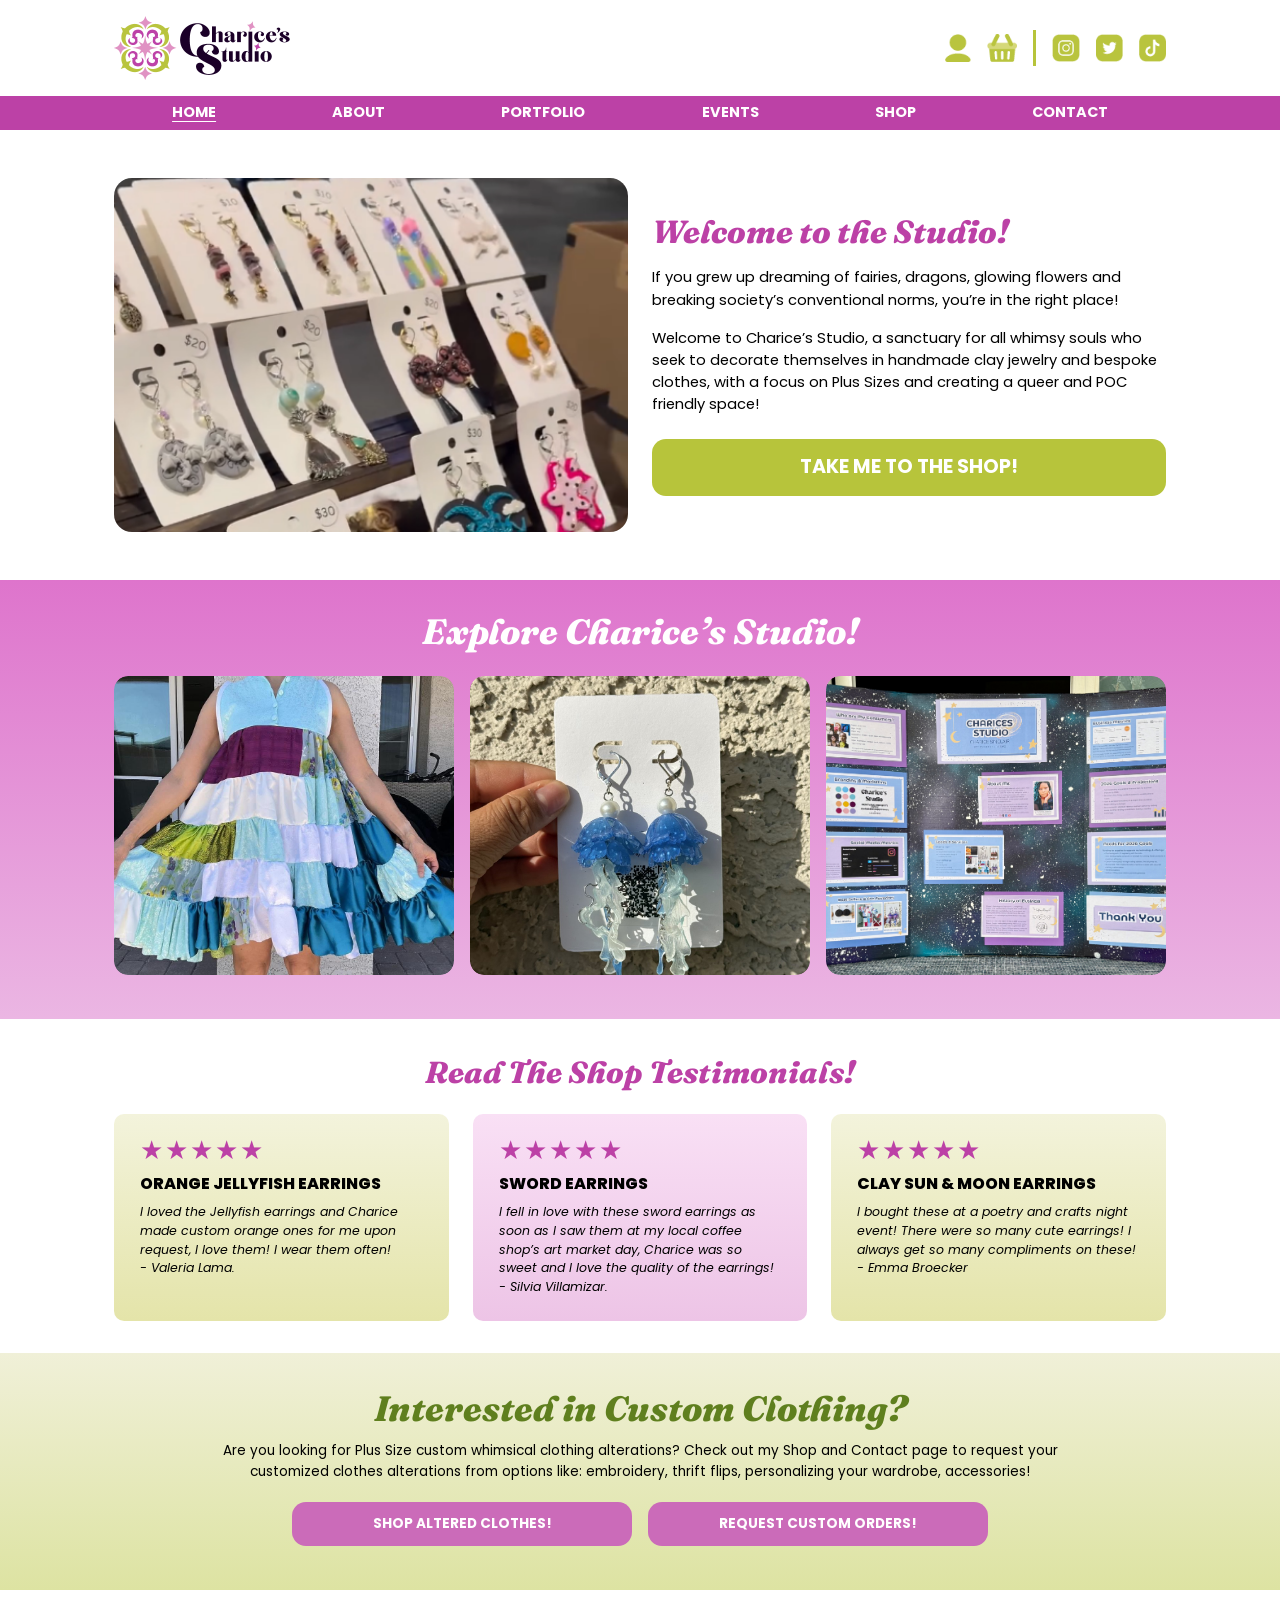
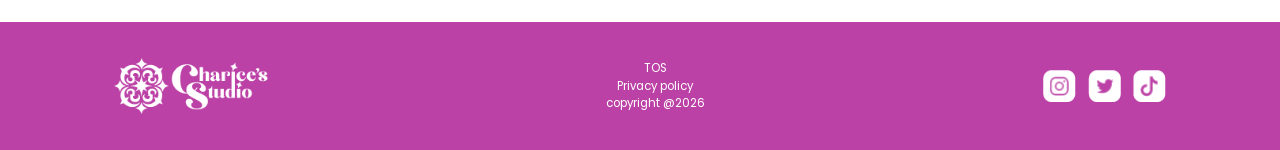
<file: index.html>
<!DOCTYPE html>
<html lang="en">

<head>
  <meta charset="utf-8">
  <meta name="viewport" content="width=device-width, initial-scale=1">
  <link rel="preconnect" href="https://fonts.googleapis.com">
  <link rel="stylesheet"
    href="https://fonts.googleapis.com/css2?family=Fraunces:ital,wght@1,700;1,800&family=Poppins:ital,wght@0,400;0,600;0,700;1,400&display=swap">
  <link rel="stylesheet" href="https://cdn.jsdelivr.net/npm/bootstrap@5.3.3/dist/css/bootstrap.min.css"
    crossorigin="anonymous">
  <link rel="stylesheet" href="styles.css">
  <title>Charice's Studio | Home</title>
</head>

<body>
  <header class="site-header">
    <div class="header-top">
      <a class="logo" href="index.html"><img src="images/logo.png" alt="Charice's Studio"></a>
      <div class="header-icons">
        <button class="icon-btn" type="button" data-bs-toggle="modal" data-bs-target="#account-modal"
          aria-label="Log in or sign up"><img src="images/icon-user.png" alt=""></button>
        <a href="cart.html"><img src="images/icon-cart.png" alt="Shopping cart"></a>
        <span class="divider"></span>
        <a class="social" href="https://www.instagram.com/charicesstudio/"><img src="images/icon-instagram.png"
            alt="Instagram"></a>
        <a class="social" href="https://twitter.com/charicesstudio"><img src="images/icon-twitter.png"
            alt="Twitter"></a>
        <a class="social" href="https://www.tiktok.com/@charicesstudio"><img src="images/icon-tiktok.png"
            alt="TikTok"></a>
      </div>
      <button class="menu-btn" type="button" data-bs-toggle="collapse" data-bs-target="#mainNav" aria-controls="mainNav"
        aria-expanded="false" aria-label="Toggle navigation"></button>
    </div>
    <nav class="main-nav" aria-label="Main">
      <div class="collapse d-md-block" id="mainNav">
        <ul>
          <li><a href="index.html" aria-current="page">Home</a></li>
          <li><a href="about.html">About</a></li>
          <li><a href="portfolio.html">Portfolio</a></li>
          <li><a href="events.html">Events</a></li>
          <li><a href="shop.html">Shop</a></li>
          <li><a href="contact.html">Contact</a></li>
        </ul>
      </div>
    </nav>
  </header>
  <main>
    <section class="container hero">
      <div class="row align-items-center g-4">
        <div class="col-md-6"><img class="img-fluid" src="images/hero-earrings.png"
            alt="Handmade clay earrings displayed on cards at a market booth"></div>
        <div class="col-md-6 text">
          <h1>Welcome to the Studio!</h1>
          <p>If you grew up dreaming of fairies, dragons, glowing flowers and breaking society’s conventional norms,
            you’re in the right place!</p>
          <p>Welcome to Charice’s Studio, a sanctuary for all whimsy souls who seek to decorate themselves in handmade
            clay jewelry and bespoke clothes, with a focus on Plus Sizes and creating a queer and POC friendly space!
          </p>
          <a class="cs-btn big" href="shop.html">Take me to the shop!</a>
        </div>
      </div>
    </section>

    <section class="explore">
      <div class="container">
        <h2>Explore Charice’s Studio!</h2>
        <div class="row g-3">
          <div class="col-md-4"><a class="explore-tile" href="shop.html#thrift"><img src="images/explore-dress.jpg"
                alt="Patchwork tiered dress"><span class="label">CLOTHES</span></a></div>
          <div class="col-md-4"><a class="explore-tile" href="shop.html"><img src="images/explore-jellyfish.jpg"
                alt="Blue jellyfish earrings held in hand"><span class="label">JEWELRY</span></a>
          </div>
          <div class="col-md-4"><a class="explore-tile" href="portfolio.html"><img src="images/explore-booth.jpeg"
                alt="Studio booth display board"><span class="label">PORTFOLIO</span></a></div>
        </div>
      </div>
    </section>

    <section class="testimonials">
      <div class="container">
        <h2>Read The Shop Testimonials!</h2>
        <div class="row g-4">
          <div class="col-md-4">
            <a class="quote-link" href="shop.html">
              <article class="quote-card h-100">
                <div class="stars" aria-label="5 out of 5 stars">★★★★★</div>
                <h3>Orange Jellyfish Earrings</h3>
                <p>I loved the Jellyfish earrings and Charice made custom orange ones for me upon request, I love them!
                  I
                  wear them often!<br>- Valeria Lama.</p>
              </article>
            </a>
          </div>
          <div class="col-md-4">
            <a class="quote-link" href="shop.html">
              <article class="quote-card h-100">
                <div class="stars" aria-label="5 out of 5 stars">★★★★★</div>
                <h3>Sword Earrings</h3>
                <p>I fell in love with these sword earrings as soon as I saw them at my local coffee shop’s art market
                  day, Charice was so sweet and I love the quality of the earrings!<br>- Silvia Villamizar.</p>
              </article>
            </a>
          </div>
          <div class="col-md-4">
            <a class="quote-link" href="shop.html">
              <article class="quote-card h-100">
                <div class="stars" aria-label="5 out of 5 stars">★★★★★</div>
                <h3>Clay Sun &amp; Moon Earrings</h3>
                <p>I bought these at a poetry and crafts night event! There were so many cute earrings! I always get so
                  many compliments on these!<br>- Emma Broecker</p>
              </article>
            </a>
          </div>
        </div>
      </div>
    </section>

    <section class="custom">
      <h2>Interested in Custom Clothing?</h2>
      <p>Are you looking for Plus Size custom whimsical clothing alterations? Check out my Shop and Contact page to
        request your customized clothes alterations from options like: embroidery, thrift flips, personalizing your
        wardrobe, accessories!</p>
      <div class="container">
        <div class="row justify-content-center g-3">
          <div class="col-md-4"><a class="cs-btn magenta" href="shop.html">Shop altered clothes!</a></div>
          <div class="col-md-4"><a class="cs-btn magenta" href="contact.html">Request custom orders!</a></div>
        </div>
      </div>
    </section>
  </main>
  <footer class="site-footer">
    <div class="container d-flex justify-content-between align-items-center">
      <img class="f-logo" src="images/logo-white.png" alt="Charice's Studio">
      <ul class="footer-links">
        <li><a href="tos.html">TOS</a></li>
        <li><a href="privacy.html">Privacy policy</a></li>
        <li>copyright @2026</li>
      </ul>
      <div class="footer-socials">
        <a href="https://www.instagram.com/charicesstudio/"><img src="images/icon-instagram-white.png"
            alt="Instagram"></a>
        <a href="https://twitter.com/charicesstudio"><img src="images/icon-twitter-white.png" alt="Twitter"></a>
        <a href="https://www.tiktok.com/@charicesstudio"><img src="images/icon-tiktok-white.png" alt="TikTok"></a>
      </div>
    </div>
  </footer>
  <script src="https://cdn.jsdelivr.net/npm/bootstrap@5.3.3/dist/js/bootstrap.bundle.min.js"
    crossorigin="anonymous"></script>

  <script>
    // Log in / Sign up popup. Opened by the user icon in every page header
    // (button[data-bs-target="#account-modal"]).
    (function () {
      var html =
        '<div class="modal fade account" id="account-modal" tabindex="-1" aria-labelledby="account-title" aria-hidden="true">' +
        '<div class="modal-dialog modal-dialog-centered"><div class="modal-content">' +
        '<div class="modal-header"><h2 class="modal-title" id="account-title">Welcome to the Studio!</h2>' +
        '<button type="button" class="btn-close" data-bs-dismiss="modal" aria-label="Close"></button></div>' +
        '<div class="modal-body">' +
        '<p class="demo-note">Demo: accounts aren’t connected yet, so nothing is saved or sent.</p>' +
        '<ul class="nav nav-pills nav-fill mb-3" role="tablist">' +
        '<li class="nav-item" role="presentation"><button class="nav-link active" id="acct-tab-in" data-bs-toggle="pill" data-bs-target="#acct-in" type="button" role="tab" aria-controls="acct-in" aria-selected="true">Log in</button></li>' +
        '<li class="nav-item" role="presentation"><button class="nav-link" id="acct-tab-up" data-bs-toggle="pill" data-bs-target="#acct-up" type="button" role="tab" aria-controls="acct-up" aria-selected="false">Sign up</button></li>' +
        '</ul><div class="tab-content">' +

        '<div class="tab-pane fade show active" id="acct-in" role="tabpanel" aria-labelledby="acct-tab-in" tabindex="0">' +
        '<form id="acct-form-in" novalidate><div class="row g-3">' +
        '<div class="col-12"><label class="form-label" for="acct-in-email">Email</label><input class="form-control" id="acct-in-email" name="email" type="email" autocomplete="email" required><div class="invalid-feedback">Please enter a valid email.</div></div>' +
        '<div class="col-12"><label class="form-label" for="acct-in-pw">Password</label><input class="form-control" id="acct-in-pw" name="password" type="password" autocomplete="current-password" required><div class="invalid-feedback">Please enter your password.</div></div>' +
        '<div class="col-12"><button type="button" class="link-btn" data-acct-note="Password reset isn’t available yet.">Forgot password?</button></div>' +
        '<div class="col-12"><button type="submit" class="cs-btn">Log in</button></div>' +
        '<div class="col-12"><p class="acct-msg" role="status" aria-live="polite"></p></div>' +
        '</div></form></div>' +

        '<div class="tab-pane fade" id="acct-up" role="tabpanel" aria-labelledby="acct-tab-up" tabindex="0">' +
        '<form id="acct-form-up" novalidate><div class="row g-3">' +
        '<div class="col-12"><label class="form-label" for="acct-up-name">Full name</label><input class="form-control" id="acct-up-name" name="name" autocomplete="name" required><div class="invalid-feedback">Please enter your name.</div></div>' +
        '<div class="col-12"><label class="form-label" for="acct-up-email">Email</label><input class="form-control" id="acct-up-email" name="email" type="email" autocomplete="email" required><div class="invalid-feedback">Please enter a valid email.</div></div>' +
        '<div class="col-12"><label class="form-label" for="acct-up-pw">Password</label><input class="form-control" id="acct-up-pw" name="password" type="password" minlength="8" autocomplete="new-password" required><div class="invalid-feedback">Use at least 8 characters.</div></div>' +
        '<div class="col-12"><div class="form-check"><input class="form-check-input" type="checkbox" id="acct-up-terms" required><label class="form-check-label" for="acct-up-terms">I’ve read the <a href="tos.html"><u>Terms of Service</u></a>.</label><div class="invalid-feedback">Please agree to continue.</div></div></div>' +
        '<div class="col-12"><button type="submit" class="cs-btn">Create account</button></div>' +
        '<div class="col-12"><p class="acct-msg" role="status" aria-live="polite"></p></div>' +
        '</div></form></div>' +

        '</div></div></div></div></div>';

      var wrap = document.createElement('div');
      wrap.innerHTML = html;
      var modal = wrap.firstElementChild;
      document.body.appendChild(modal);

      function msg(form, text) { form.querySelector('.acct-msg').textContent = text; }

      modal.querySelectorAll('form').forEach(function (form) {
        form.addEventListener('submit', function (e) {
          e.preventDefault();
          if (!form.checkValidity()) { form.classList.add('was-validated'); return; }
          var name = form.elements.name ? String(form.elements.name.value).split(' ')[0] : '';
          form.reset(); form.classList.remove('was-validated');
          msg(form, form.id === 'acct-form-up'
            ? 'Thanks' + (name ? ', ' + name : '') + '! This is a preview, so no account was created yet.'
            : 'This is a preview, so no one was logged in yet.');
        });
      });
      modal.querySelectorAll('[data-acct-note]').forEach(function (b) {
        b.addEventListener('click', function () { msg(b.closest('form'), b.getAttribute('data-acct-note')); });
      });
      modal.addEventListener('hidden.bs.modal', function () {
        modal.querySelectorAll('form').forEach(function (f) { f.reset(); f.classList.remove('was-validated'); msg(f, ''); });
      });
    })();
  </script>
</body>

</html>
</file>
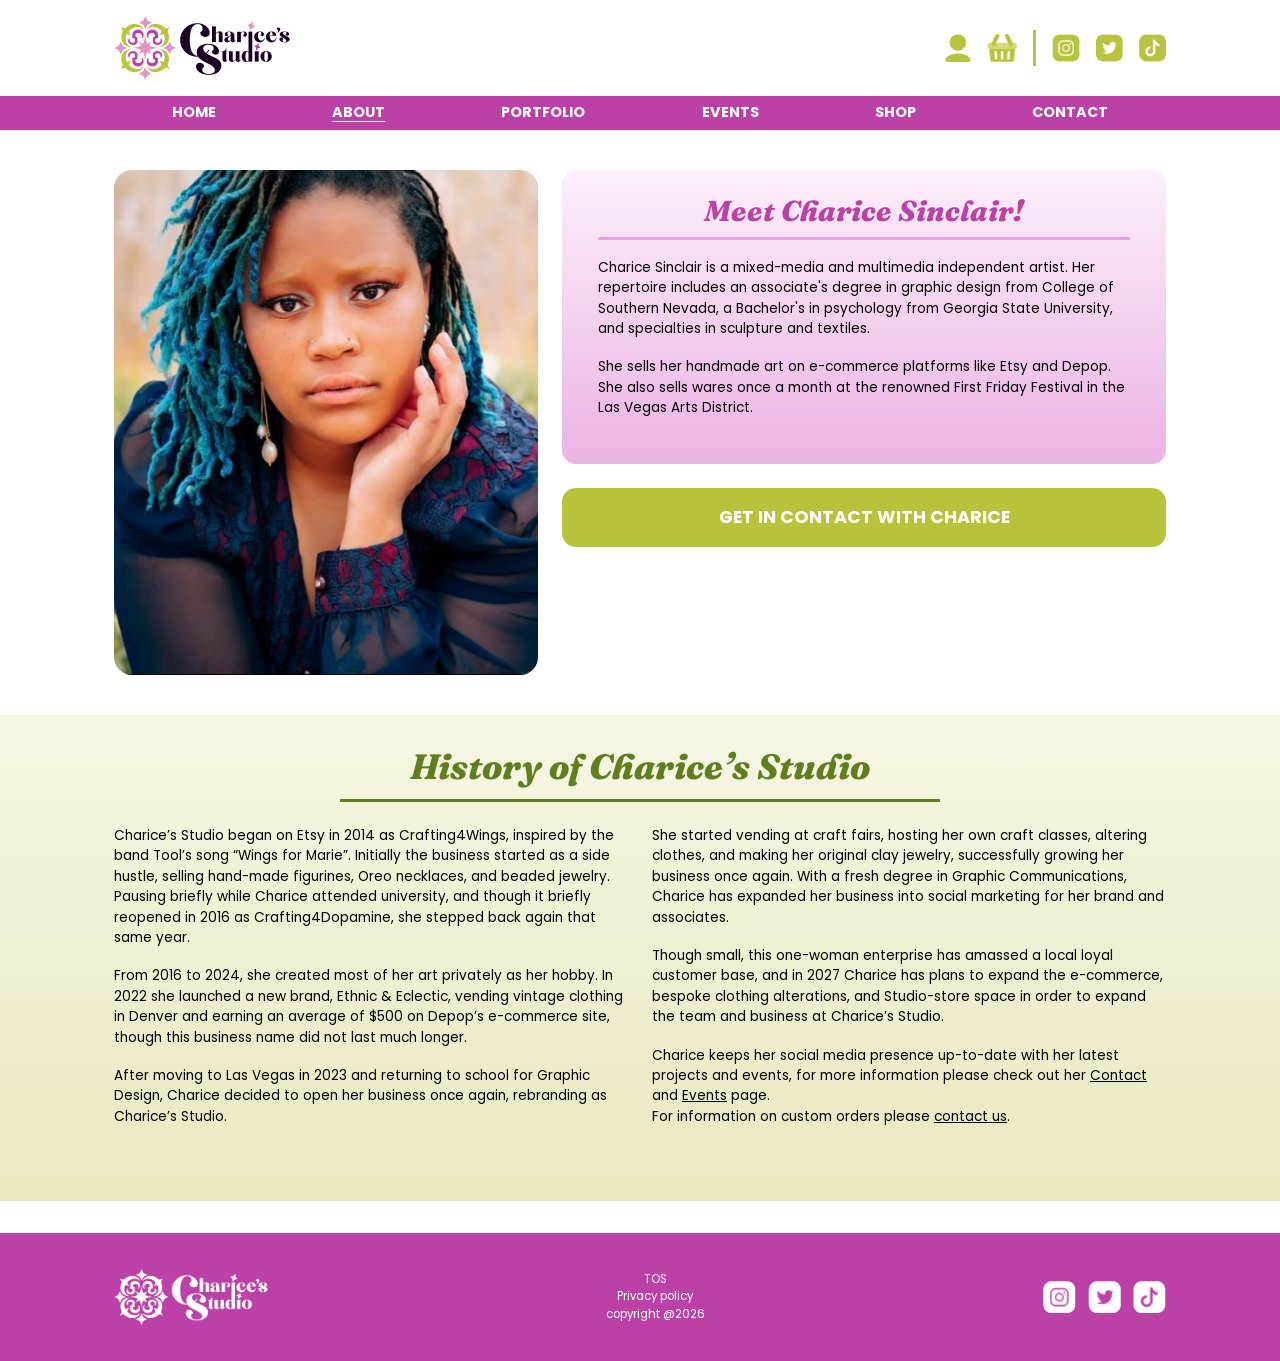
<file: about.html>
<!DOCTYPE html>
<html lang="en">

<head>
  <meta charset="utf-8">
  <meta name="viewport" content="width=device-width, initial-scale=1">
  <link rel="preconnect" href="https://fonts.googleapis.com">
  <link rel="stylesheet"
    href="https://fonts.googleapis.com/css2?family=Fraunces:ital,wght@1,700;1,800&family=Poppins:ital,wght@0,400;0,600;0,700;1,400&display=swap">
  <link rel="stylesheet" href="https://cdn.jsdelivr.net/npm/bootstrap@5.3.3/dist/css/bootstrap.min.css"
    crossorigin="anonymous">
  <link rel="stylesheet" href="styles.css">
  <title>Charice's Studio | About</title>
</head>

<body>
  <header class="site-header">
    <div class="header-top">
      <a class="logo" href="index.html"><img src="images/logo.png" alt="Charice's Studio"></a>
      <div class="header-icons">
        <button class="icon-btn" type="button" data-bs-toggle="modal" data-bs-target="#account-modal"
          aria-label="Log in or sign up"><img src="images/icon-user.png" alt=""></button>
        <a href="cart.html"><img src="images/icon-cart.png" alt="Shopping cart"></a>
        <span class="divider"></span>
        <a class="social" href="https://www.instagram.com/charicesstudio/"><img src="images/icon-instagram.png"
            alt="Instagram"></a>
        <a class="social" href="https://twitter.com/charicesstudio"><img src="images/icon-twitter.png"
            alt="Twitter"></a>
        <a class="social" href="https://www.tiktok.com/@charicesstudio"><img src="images/icon-tiktok.png"
            alt="TikTok"></a>
      </div>
      <button class="menu-btn" type="button" data-bs-toggle="collapse" data-bs-target="#mainNav" aria-controls="mainNav"
        aria-expanded="false" aria-label="Toggle navigation"></button>
    </div>
    <nav class="main-nav" aria-label="Main">
      <div class="collapse d-md-block" id="mainNav">
        <ul>
          <li><a href="index.html">Home</a></li>
          <li><a href="about.html" aria-current="page">About</a></li>
          <li><a href="portfolio.html">Portfolio</a></li>
          <li><a href="events.html">Events</a></li>
          <li><a href="shop.html">Shop</a></li>
          <li><a href="contact.html">Contact</a></li>
        </ul>
      </div>
    </nav>
  </header>
  <main>
    <section class="container profile">
      <div class="row g-4 align-items-start">
        <div class="col-md-5"><img class="portrait" src="images/charice.png" alt="Portrait of Charice Sinclair"></div>
        <div class="col-md-7">
          <div class="bio">
            <h1>Meet Charice Sinclair!</h1>
            <p>Charice Sinclair is a mixed-media and multimedia independent artist. Her repertoire includes an
              associate's degree in graphic design from College of Southern Nevada, a Bachelor's in psychology from
              Georgia State University, and specialties in sculpture and textiles.</p>
            <p>She sells her handmade art on e-commerce platforms like Etsy and Depop. She also sells wares once a month
              at the renowned First Friday Festival in the Las Vegas Arts District.</p>
          </div>
          <a class="cs-btn big" href="contact.html">Get in contact with Charice</a>
        </div>
      </div>
    </section>

    <section class="history">
      <div class="container">
        <h2>History of Charice’s Studio</h2>
        <div class="cols row g-4">
          <div class="col-md-6">
            <p>Charice’s Studio began on Etsy in 2014 as Crafting4Wings, inspired by the band Tool’s song “Wings for
              Marie”. Initially the business started as a side hustle, selling hand-made figurines, Oreo necklaces, and
              beaded jewelry. Pausing briefly while Charice attended university, and though it briefly reopened in 2016
              as Crafting4Dopamine, she stepped back again that same year.</p>
            <p>From 2016 to 2024, she created most of her art privately as her hobby. In 2022 she launched a new brand,
              Ethnic &amp; Eclectic, vending vintage clothing in Denver and earning an average of $500 on Depop’s
              e-commerce site, though this business name did not last much longer.</p>
            <p>After moving to Las Vegas in 2023 and returning to school for Graphic Design, Charice decided to open her
              business once again, rebranding as Charice’s Studio.</p>
          </div>
          <div class="col-md-6">
            <p>She started vending at craft fairs, hosting her own craft classes, altering clothes, and making her
              original clay jewelry, successfully growing her business once again. With a fresh degree in Graphic
              Communications, Charice has expanded her business into social marketing for her brand and associates.</p>
            <p>Though small, this one-woman enterprise has amassed a local loyal customer base, and in 2027 Charice has
              plans to expand the e-commerce, bespoke clothing alterations, and Studio-store space in order to expand
              the team and business at Charice’s Studio.</p>
            <p>Charice keeps her social media presence up-to-date with her latest projects and events, for more
              information please check out her <a href="contact.html"><u>Contact</u></a> and <a
                href="events.html"><u>Events</u></a> page.<br>For information on custom orders please <a
                href="contact.html"><u>contact us</u></a>.</p>
          </div>
        </div>
      </div>
    </section>
  </main>
  <footer class="site-footer">
    <div class="container d-flex justify-content-between align-items-center">
      <img class="f-logo" src="images/logo-white.png" alt="Charice's Studio">
      <ul class="footer-links">
        <li><a href="tos.html">TOS</a></li>
        <li><a href="privacy.html">Privacy policy</a></li>
        <li>copyright @2026</li>
      </ul>
      <div class="footer-socials">
        <a href="https://www.instagram.com/charicesstudio/"><img src="images/icon-instagram-white.png"
            alt="Instagram"></a>
        <a href="https://twitter.com/charicesstudio"><img src="images/icon-twitter-white.png" alt="Twitter"></a>
        <a href="https://www.tiktok.com/@charicesstudio"><img src="images/icon-tiktok-white.png" alt="TikTok"></a>
      </div>
    </div>
  </footer>
  <script src="https://cdn.jsdelivr.net/npm/bootstrap@5.3.3/dist/js/bootstrap.bundle.min.js"
    crossorigin="anonymous"></script>

  <script>
    // Log in / Sign up popup. Opened by the user icon in every page header
    // (button[data-bs-target="#account-modal"]).
    (function () {
      var html =
        '<div class="modal fade account" id="account-modal" tabindex="-1" aria-labelledby="account-title" aria-hidden="true">' +
        '<div class="modal-dialog modal-dialog-centered"><div class="modal-content">' +
        '<div class="modal-header"><h2 class="modal-title" id="account-title">Welcome to the Studio!</h2>' +
        '<button type="button" class="btn-close" data-bs-dismiss="modal" aria-label="Close"></button></div>' +
        '<div class="modal-body">' +
        '<p class="demo-note">Demo: accounts aren’t connected yet, so nothing is saved or sent.</p>' +
        '<ul class="nav nav-pills nav-fill mb-3" role="tablist">' +
        '<li class="nav-item" role="presentation"><button class="nav-link active" id="acct-tab-in" data-bs-toggle="pill" data-bs-target="#acct-in" type="button" role="tab" aria-controls="acct-in" aria-selected="true">Log in</button></li>' +
        '<li class="nav-item" role="presentation"><button class="nav-link" id="acct-tab-up" data-bs-toggle="pill" data-bs-target="#acct-up" type="button" role="tab" aria-controls="acct-up" aria-selected="false">Sign up</button></li>' +
        '</ul><div class="tab-content">' +

        '<div class="tab-pane fade show active" id="acct-in" role="tabpanel" aria-labelledby="acct-tab-in" tabindex="0">' +
        '<form id="acct-form-in" novalidate><div class="row g-3">' +
        '<div class="col-12"><label class="form-label" for="acct-in-email">Email</label><input class="form-control" id="acct-in-email" name="email" type="email" autocomplete="email" required><div class="invalid-feedback">Please enter a valid email.</div></div>' +
        '<div class="col-12"><label class="form-label" for="acct-in-pw">Password</label><input class="form-control" id="acct-in-pw" name="password" type="password" autocomplete="current-password" required><div class="invalid-feedback">Please enter your password.</div></div>' +
        '<div class="col-12"><button type="button" class="link-btn" data-acct-note="Password reset isn’t available yet.">Forgot password?</button></div>' +
        '<div class="col-12"><button type="submit" class="cs-btn">Log in</button></div>' +
        '<div class="col-12"><p class="acct-msg" role="status" aria-live="polite"></p></div>' +
        '</div></form></div>' +

        '<div class="tab-pane fade" id="acct-up" role="tabpanel" aria-labelledby="acct-tab-up" tabindex="0">' +
        '<form id="acct-form-up" novalidate><div class="row g-3">' +
        '<div class="col-12"><label class="form-label" for="acct-up-name">Full name</label><input class="form-control" id="acct-up-name" name="name" autocomplete="name" required><div class="invalid-feedback">Please enter your name.</div></div>' +
        '<div class="col-12"><label class="form-label" for="acct-up-email">Email</label><input class="form-control" id="acct-up-email" name="email" type="email" autocomplete="email" required><div class="invalid-feedback">Please enter a valid email.</div></div>' +
        '<div class="col-12"><label class="form-label" for="acct-up-pw">Password</label><input class="form-control" id="acct-up-pw" name="password" type="password" minlength="8" autocomplete="new-password" required><div class="invalid-feedback">Use at least 8 characters.</div></div>' +
        '<div class="col-12"><div class="form-check"><input class="form-check-input" type="checkbox" id="acct-up-terms" required><label class="form-check-label" for="acct-up-terms">I’ve read the <a href="tos.html"><u>Terms of Service</u></a>.</label><div class="invalid-feedback">Please agree to continue.</div></div></div>' +
        '<div class="col-12"><button type="submit" class="cs-btn">Create account</button></div>' +
        '<div class="col-12"><p class="acct-msg" role="status" aria-live="polite"></p></div>' +
        '</div></form></div>' +

        '</div></div></div></div></div>';

      var wrap = document.createElement('div');
      wrap.innerHTML = html;
      var modal = wrap.firstElementChild;
      document.body.appendChild(modal);

      function msg(form, text) { form.querySelector('.acct-msg').textContent = text; }

      modal.querySelectorAll('form').forEach(function (form) {
        form.addEventListener('submit', function (e) {
          e.preventDefault();
          if (!form.checkValidity()) { form.classList.add('was-validated'); return; }
          var name = form.elements.name ? String(form.elements.name.value).split(' ')[0] : '';
          form.reset(); form.classList.remove('was-validated');
          msg(form, form.id === 'acct-form-up'
            ? 'Thanks' + (name ? ', ' + name : '') + '! This is a preview, so no account was created yet.'
            : 'This is a preview, so no one was logged in yet.');
        });
      });
      modal.querySelectorAll('[data-acct-note]').forEach(function (b) {
        b.addEventListener('click', function () { msg(b.closest('form'), b.getAttribute('data-acct-note')); });
      });
      modal.addEventListener('hidden.bs.modal', function () {
        modal.querySelectorAll('form').forEach(function (f) { f.reset(); f.classList.remove('was-validated'); msg(f, ''); });
      });
    })();
  </script>
</body>

</html>
</file>
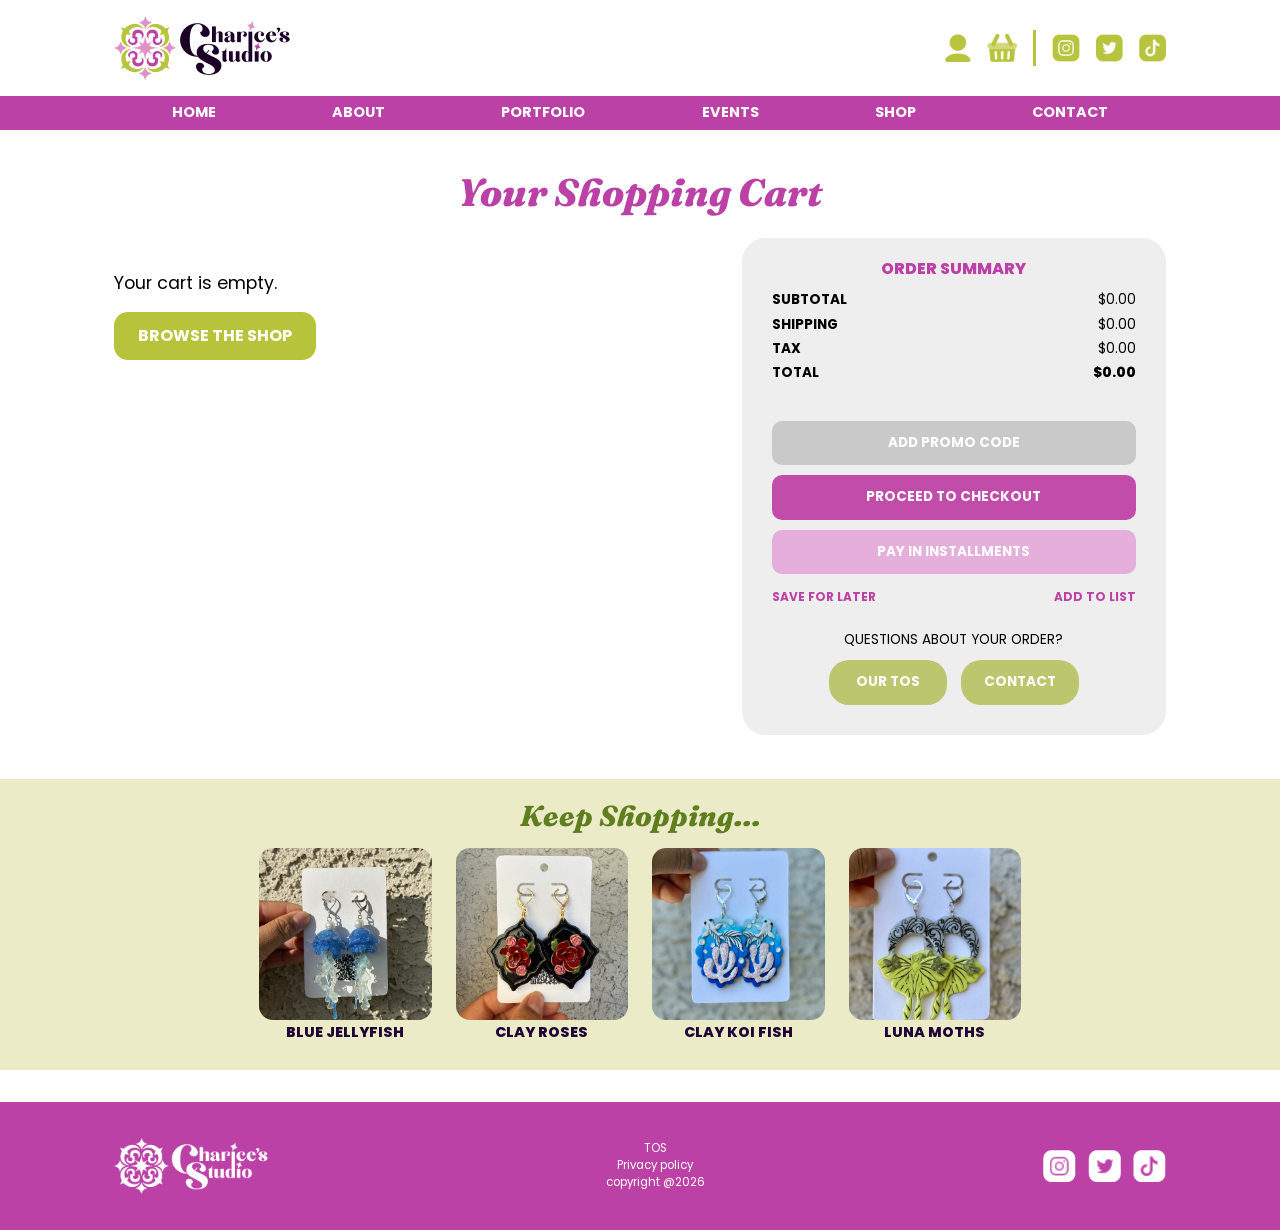
<file: cart.html>
<!DOCTYPE html>
<html lang="en">

<head>
  <meta charset="utf-8">
  <meta name="viewport" content="width=device-width, initial-scale=1">
  <link rel="preconnect" href="https://fonts.googleapis.com">
  <link rel="stylesheet"
    href="https://fonts.googleapis.com/css2?family=Fraunces:ital,wght@1,700;1,800&family=Poppins:ital,wght@0,400;0,600;0,700;1,400&display=swap">
  <link rel="stylesheet" href="https://cdn.jsdelivr.net/npm/bootstrap@5.3.3/dist/css/bootstrap.min.css"
    crossorigin="anonymous">
  <link rel="stylesheet" href="styles.css">
  <title>Charice's Studio | Shopping Cart</title>
</head>

<body>
  <header class="site-header">
    <div class="header-top">
      <a class="logo" href="index.html"><img src="images/logo.png" alt="Charice's Studio"></a>
      <div class="header-icons">
        <button class="icon-btn" type="button" data-bs-toggle="modal" data-bs-target="#account-modal"
          aria-label="Log in or sign up"><img src="images/icon-user.png" alt=""></button>
        <a href="cart.html"><img src="images/icon-cart.png" alt="Shopping cart"></a>
        <span class="divider"></span>
        <a class="social" href="https://www.instagram.com/charicesstudio/"><img src="images/icon-instagram.png"
            alt="Instagram"></a>
        <a class="social" href="https://twitter.com/charicesstudio"><img src="images/icon-twitter.png"
            alt="Twitter"></a>
        <a class="social" href="https://www.tiktok.com/@charicesstudio"><img src="images/icon-tiktok.png"
            alt="TikTok"></a>
      </div>
      <button class="menu-btn" type="button" data-bs-toggle="collapse" data-bs-target="#mainNav" aria-controls="mainNav"
        aria-expanded="false" aria-label="Toggle navigation"></button>
    </div>
    <nav class="main-nav" aria-label="Main">
      <div class="collapse d-md-block" id="mainNav">
        <ul>
          <li><a href="index.html">Home</a></li>
          <li><a href="about.html">About</a></li>
          <li><a href="portfolio.html">Portfolio</a></li>
          <li><a href="events.html">Events</a></li>
          <li><a href="shop.html">Shop</a></li>
          <li><a href="contact.html">Contact</a></li>
        </ul>
      </div>
    </nav>
  </header>
  <main>
    <h1 class="cart-title">Your Shopping Cart</h1>
    <section class="container cart">
      <div class="row g-4">
        <div class="col-md-7" id="cart-items" aria-live="polite"></div>
        <div class="col-md-5">
          <aside class="summary">
            <h2>Order Summary</h2>
            <dl>
              <div>
                <dt>Subtotal</dt>
                <dd id="sum-subtotal">$0.00</dd>
              </div>
              <div>
                <dt>Shipping</dt>
                <dd id="sum-shipping">$0.00</dd>
              </div>
              <div>
                <dt>Tax</dt>
                <dd id="sum-tax">$0.00</dd>
              </div>
              <div>
                <dt>Total</dt>
                <dd id="sum-total">$0.00</dd>
              </div>
            </dl>
            <p class="flash" id="flash" role="status" aria-live="polite"></p>
            <a class="cs-btn grey" href="#" role="button">Add promo code</a>
            <button class="cs-btn" id="checkout-btn" type="button">Proceed to checkout</button>
            <a class="cs-btn soft" href="#" role="button">Pay in installments</a>
            <div class="split"><a href="#" role="button">Save for later</a><a href="#" role="button">Add to list</a>
            </div>
            <p class="q">Questions about your order?</p>
            <div class="pair"><a class="cs-btn" href="tos.html">Our TOS</a><a class="cs-btn"
                href="contact.html">Contact</a></div>
          </aside>
        </div>
      </div>
    </section>
    <section class="keep green">
      <h2>Keep Shopping…</h2>
      <div class="container">
        <div class="row g-4">
          <div class="col-6 col-md-3"><a class="mini" href="product.html"><img src="images/p-blue-jellyfish.jpg"
                alt="Blue jellyfish earrings">
              <h3>Blue Jellyfish</h3>
            </a></div>
          <div class="col-6 col-md-3"><a class="mini" href="product.html"><img src="images/p-clay-roses.jpg"
                alt="Clay rose earrings">
              <h3>Clay Roses</h3>
            </a></div>
          <div class="col-6 col-md-3"><a class="mini" href="product.html"><img src="images/p-clay-koi.jpg"
                alt="Clay koi fish earrings">
              <h3>Clay Koi Fish</h3>
            </a></div>
          <div class="col-6 col-md-3"><a class="mini" href="product.html"><img src="images/p-luna-moths.jpg"
                alt="Luna moth earrings">
              <h3>Luna Moths</h3>
            </a></div>
        </div>
      </div>
    </section>
    <div class="modal fade" id="checkout" tabindex="-1" aria-labelledby="checkout-title" aria-hidden="true">
      <div class="modal-dialog modal-dialog-centered modal-dialog-scrollable modal-lg">
        <div class="modal-content checkout">
          <div class="modal-header">
            <h2 class="modal-title" id="checkout-title">Checkout</h2><button type="button" class="btn-close"
              data-bs-dismiss="modal" aria-label="Close"></button>
          </div>
          <form id="checkout-form" novalidate>
            <div class="modal-body" id="checkout-body">
              <p class="demo-note">Demo checkout: no payment is taken and no order is sent yet.</p>
              <div class="row g-3">
                <div class="col-md-6"><label class="form-label" for="co-name">Full name</label><input
                    class="form-control" id="co-name" name="name" autocomplete="name" required>
                  <div class="invalid-feedback">Please enter your name.</div>
                </div>
                <div class="col-md-6"><label class="form-label" for="co-email">Email</label><input class="form-control"
                    id="co-email" name="email" type="email" autocomplete="email" required>
                  <div class="invalid-feedback">Please enter a valid email.</div>
                </div>
                <div class="col-md-6"><label class="form-label" for="co-phone">Phone <span
                      class="text-muted">(optional)</span></label><input class="form-control" id="co-phone" name="phone"
                    type="tel" autocomplete="tel"></div>
                <div class="col-12"><label class="form-label" for="co-addr">Street address</label><input
                    class="form-control" id="co-addr" name="address" autocomplete="address-line1" required>
                  <div class="invalid-feedback">Please enter your shipping address.</div>
                </div>
                <div class="col-md-6"><label class="form-label" for="co-city">City</label><input class="form-control"
                    id="co-city" name="city" autocomplete="address-level2" required>
                  <div class="invalid-feedback">Please enter your city.</div>
                </div>
                <div class="col-6 col-md-3"><label class="form-label" for="co-state">State</label><input
                    class="form-control" id="co-state" name="state" maxlength="2" pattern="[A-Za-z]{2}"
                    autocomplete="address-level1" placeholder="NV" required>
                  <div class="invalid-feedback">2-letter state.</div>
                </div>
                <div class="col-6 col-md-3"><label class="form-label" for="co-zip">ZIP</label><input
                    class="form-control" id="co-zip" name="zip" inputmode="numeric" pattern="\d{5}(-\d{4})?"
                    autocomplete="postal-code" required>
                  <div class="invalid-feedback">Enter a 5-digit ZIP.</div>
                </div>
                <div class="col-12">
                  <div class="form-check"><input class="form-check-input" type="checkbox" id="co-terms" required><label
                      class="form-check-label" for="co-terms">I’ve read the <a href="tos.html" target="_blank"
                        rel="noopener"><u>Terms of Service</u></a> and understand all sales are final.</label>
                    <div class="invalid-feedback">Please agree to continue.</div>
                  </div>
                </div>
              </div>
            </div>
            <div class="modal-footer" id="checkout-footer">
              <span class="me-auto fw-bold">Total: <span id="co-total">$0.00</span></span>
              <button type="button" class="btn-back" data-bs-dismiss="modal">Back to cart</button>
              <button type="submit" class="cs-btn">Place order</button>
            </div>
          </form>
        </div>
      </div>
    </div>
  </main>
  <footer class="site-footer">
    <div class="container d-flex justify-content-between align-items-center">
      <img class="f-logo" src="images/logo-white.png" alt="Charice's Studio">
      <ul class="footer-links">
        <li><a href="tos.html">TOS</a></li>
        <li><a href="privacy.html">Privacy policy</a></li>
        <li>copyright @2026</li>
      </ul>
      <div class="footer-socials">
        <a href="https://www.instagram.com/charicesstudio/"><img src="images/icon-instagram-white.png"
            alt="Instagram"></a>
        <a href="https://twitter.com/charicesstudio"><img src="images/icon-twitter-white.png" alt="Twitter"></a>
        <a href="https://www.tiktok.com/@charicesstudio"><img src="images/icon-tiktok-white.png" alt="TikTok"></a>
      </div>
    </div>
  </footer>
  <script src="https://cdn.jsdelivr.net/npm/bootstrap@5.3.3/dist/js/bootstrap.bundle.min.js"
    crossorigin="anonymous"></script>

  <script>
    // Cart + checkout. The cart lives in the browser (localStorage), written by product.html.
    (function () {
      var KEY = 'charicesCart', LAST = 'charicesLastOrder';
      var SHIPPING = 0;        // cents. Site promises free shipping.
      var TAX_RATE = 0.0709;   // matches the mockup ($6.74 on $95). Change to your real sales-tax rate.
      var $ = function (s) { return document.querySelector(s); };
      var money = function (cents) { return (cents / 100).toLocaleString('en-US', { style: 'currency', currency: 'USD' }); };
      var esc = function (s) { return String(s).replace(/[&<>"']/g, function (ch) { return { '&': '&amp;', '<': '&lt;', '>': '&gt;', '"': '&quot;', "'": '&#39;' }[ch]; }); };

      function load() {
        try {
          var a = JSON.parse(localStorage.getItem(KEY));
          return (Array.isArray(a) ? a : []).filter(function (i) {
            return i && typeof i.name === 'string' && isFinite(i.price) && i.price >= 0 && i.qty > 0;
          });
        } catch (e) { return []; }
      }
      function save() { try { localStorage.setItem(KEY, JSON.stringify(cart)); } catch (e) { } }
      var cart = load();

      function totals() {
        var sub = cart.reduce(function (t, i) { return t + Math.round(i.price * 100) * i.qty; }, 0);
        var tax = Math.round(sub * TAX_RATE);
        return { sub: sub, ship: SHIPPING, tax: tax, total: sub + SHIPPING + tax };
      }

      function render() {
        var box = $('#cart-items');
        if (!cart.length) {
          box.innerHTML = '<div class="cart-empty"><p>Your cart is empty.</p><a class="cs-btn" href="shop.html">Browse the shop</a></div>';
        } else {
          box.innerHTML = cart.map(function (i) {
            var unit = Math.round(i.price * 100), line = unit * i.qty;
            return '<div class="item" data-id="' + esc(i.id) + '"><img src="' + esc(i.img) + '" alt="' + esc(i.name) + '"><div>' +
              '<h3>' + esc(i.name) + '</h3><p>COLOR: ' + esc(i.option) + '</p>' +
              '<em>' + money(line) + ' USD</em>' + (i.qty > 1 ? ' <small>(' + money(unit) + ' each)</small>' : '') +
              '<div class="qty"><button type="button" data-act="dec" aria-label="Decrease quantity">&minus;</button>' +
              '<span aria-label="Quantity">' + i.qty + '</span>' +
              '<button type="button" data-act="inc" aria-label="Increase quantity">+</button>' +
              '<button type="button" class="remove" data-act="rm">Remove</button></div></div></div>';
          }).join('');
        }
        var t = totals();
        $('#sum-subtotal').textContent = money(t.sub);
        $('#sum-shipping').textContent = money(t.ship);
        $('#sum-tax').textContent = money(t.tax);
        $('#sum-total').textContent = money(t.total);
        $('#co-total').textContent = money(t.total);
      }

      $('#cart-items').addEventListener('click', function (e) {
        var b = e.target.closest('[data-act]'); if (!b) return;
        var row = b.closest('.item'); if (!row) return;
        var idx = cart.findIndex(function (i) { return i.id === row.getAttribute('data-id'); });
        if (idx < 0) return;
        var act = b.getAttribute('data-act');
        if (act === 'inc') cart[idx].qty = Math.min(10, cart[idx].qty + 1);
        if (act === 'dec') cart[idx].qty = cart[idx].qty - 1;
        if (act === 'rm' || cart[idx].qty < 1) cart.splice(idx, 1);
        save(); render();
      });

      // ---- summary buttons ----
      // Every button is clickable. Placeholders just show a short note until they are wired up.
      var flashTimer;
      function flash(msg) {
        var el = $('#flash'); el.textContent = msg;
        clearTimeout(flashTimer); flashTimer = setTimeout(function () { el.textContent = ''; }, 3000);
      }
      document.querySelectorAll('.summary a[href="#"]').forEach(function (a) {
        a.addEventListener('click', function (e) { e.preventDefault(); flash('Coming soon!'); });
      });
      $('#checkout-btn').addEventListener('click', function () {
        if (!cart.length) { flash('Your cart is empty. Add something first!'); return; }
        bootstrap.Modal.getOrCreateInstance($('#checkout')).show();
      });

      // ---- checkout ----
      // Hook for a real payment processor or backend (Stripe, PayPal, Formspree, your own server...).
      // Return a Promise; when it resolves the order is treated as placed.
      function submitOrder(order) { return Promise.resolve(order); }

      var form = $('#checkout-form');
      form.addEventListener('submit', function (e) {
        e.preventDefault();
        if (!cart.length) return;
        if (!form.checkValidity()) { form.classList.add('was-validated'); return; }
        var f = new FormData(form), t = totals();
        var order = {
          number: 'CS-' + Date.now().toString(36).toUpperCase(),
          placed: new Date().toISOString(),
          customer: {
            name: f.get('name'), email: f.get('email'), phone: f.get('phone'),
            address: f.get('address'), city: f.get('city'), state: String(f.get('state')).toUpperCase(), zip: f.get('zip')
          },
          items: cart.slice(), totals: t
        };
        submitOrder(order).then(function () {
          try { localStorage.setItem(LAST, JSON.stringify(order)); } catch (err) { }
          cart = []; save(); render();
          $('#checkout-title').textContent = 'Order placed';
          $('#checkout-footer').hidden = true;
          $('#checkout-body').innerHTML =
            '<div class="confirm"><h3>Thank you, ' + esc(String(order.customer.name).split(' ')[0]) + '!</h3>' +
            '<p>Order number <strong>' + esc(order.number) + '</strong></p>' +
            '<p>Total: <strong>' + money(t.total) + '</strong> for ' + order.items.reduce(function (n, i) { return n + i.qty; }, 0) + ' item(s).</p>' +
            '<p>Orders ship within 7 business days to ' + esc(order.customer.address) + ', ' + esc(order.customer.city) + ', ' + esc(order.customer.state) + ' ' + esc(order.customer.zip) + '. All sales are final.</p>' +
            '<a class="cs-btn" href="shop.html">Keep shopping</a></div>';
        });
      });

      render();
    })();
  </script>
  <script>
    // Log in / Sign up popup. Opened by the user icon in every page header
    // (button[data-bs-target="#account-modal"]).
    (function () {
      var html =
        '<div class="modal fade account" id="account-modal" tabindex="-1" aria-labelledby="account-title" aria-hidden="true">' +
        '<div class="modal-dialog modal-dialog-centered"><div class="modal-content">' +
        '<div class="modal-header"><h2 class="modal-title" id="account-title">Welcome to the Studio!</h2>' +
        '<button type="button" class="btn-close" data-bs-dismiss="modal" aria-label="Close"></button></div>' +
        '<div class="modal-body">' +
        '<p class="demo-note">Demo: accounts aren’t connected yet, so nothing is saved or sent.</p>' +
        '<ul class="nav nav-pills nav-fill mb-3" role="tablist">' +
        '<li class="nav-item" role="presentation"><button class="nav-link active" id="acct-tab-in" data-bs-toggle="pill" data-bs-target="#acct-in" type="button" role="tab" aria-controls="acct-in" aria-selected="true">Log in</button></li>' +
        '<li class="nav-item" role="presentation"><button class="nav-link" id="acct-tab-up" data-bs-toggle="pill" data-bs-target="#acct-up" type="button" role="tab" aria-controls="acct-up" aria-selected="false">Sign up</button></li>' +
        '</ul><div class="tab-content">' +

        '<div class="tab-pane fade show active" id="acct-in" role="tabpanel" aria-labelledby="acct-tab-in" tabindex="0">' +
        '<form id="acct-form-in" novalidate><div class="row g-3">' +
        '<div class="col-12"><label class="form-label" for="acct-in-email">Email</label><input class="form-control" id="acct-in-email" name="email" type="email" autocomplete="email" required><div class="invalid-feedback">Please enter a valid email.</div></div>' +
        '<div class="col-12"><label class="form-label" for="acct-in-pw">Password</label><input class="form-control" id="acct-in-pw" name="password" type="password" autocomplete="current-password" required><div class="invalid-feedback">Please enter your password.</div></div>' +
        '<div class="col-12"><button type="button" class="link-btn" data-acct-note="Password reset isn’t available yet.">Forgot password?</button></div>' +
        '<div class="col-12"><button type="submit" class="cs-btn">Log in</button></div>' +
        '<div class="col-12"><p class="acct-msg" role="status" aria-live="polite"></p></div>' +
        '</div></form></div>' +

        '<div class="tab-pane fade" id="acct-up" role="tabpanel" aria-labelledby="acct-tab-up" tabindex="0">' +
        '<form id="acct-form-up" novalidate><div class="row g-3">' +
        '<div class="col-12"><label class="form-label" for="acct-up-name">Full name</label><input class="form-control" id="acct-up-name" name="name" autocomplete="name" required><div class="invalid-feedback">Please enter your name.</div></div>' +
        '<div class="col-12"><label class="form-label" for="acct-up-email">Email</label><input class="form-control" id="acct-up-email" name="email" type="email" autocomplete="email" required><div class="invalid-feedback">Please enter a valid email.</div></div>' +
        '<div class="col-12"><label class="form-label" for="acct-up-pw">Password</label><input class="form-control" id="acct-up-pw" name="password" type="password" minlength="8" autocomplete="new-password" required><div class="invalid-feedback">Use at least 8 characters.</div></div>' +
        '<div class="col-12"><div class="form-check"><input class="form-check-input" type="checkbox" id="acct-up-terms" required><label class="form-check-label" for="acct-up-terms">I’ve read the <a href="tos.html"><u>Terms of Service</u></a>.</label><div class="invalid-feedback">Please agree to continue.</div></div></div>' +
        '<div class="col-12"><button type="submit" class="cs-btn">Create account</button></div>' +
        '<div class="col-12"><p class="acct-msg" role="status" aria-live="polite"></p></div>' +
        '</div></form></div>' +

        '</div></div></div></div></div>';

      var wrap = document.createElement('div');
      wrap.innerHTML = html;
      var modal = wrap.firstElementChild;
      document.body.appendChild(modal);

      function msg(form, text) { form.querySelector('.acct-msg').textContent = text; }

      modal.querySelectorAll('form').forEach(function (form) {
        form.addEventListener('submit', function (e) {
          e.preventDefault();
          if (!form.checkValidity()) { form.classList.add('was-validated'); return; }
          var name = form.elements.name ? String(form.elements.name.value).split(' ')[0] : '';
          form.reset(); form.classList.remove('was-validated');
          msg(form, form.id === 'acct-form-up'
            ? 'Thanks' + (name ? ', ' + name : '') + '! This is a preview, so no account was created yet.'
            : 'This is a preview, so no one was logged in yet.');
        });
      });
      modal.querySelectorAll('[data-acct-note]').forEach(function (b) {
        b.addEventListener('click', function () { msg(b.closest('form'), b.getAttribute('data-acct-note')); });
      });
      modal.addEventListener('hidden.bs.modal', function () {
        modal.querySelectorAll('form').forEach(function (f) { f.reset(); f.classList.remove('was-validated'); msg(f, ''); });
      });
    })();
  </script>
</body>

</html>
</file>
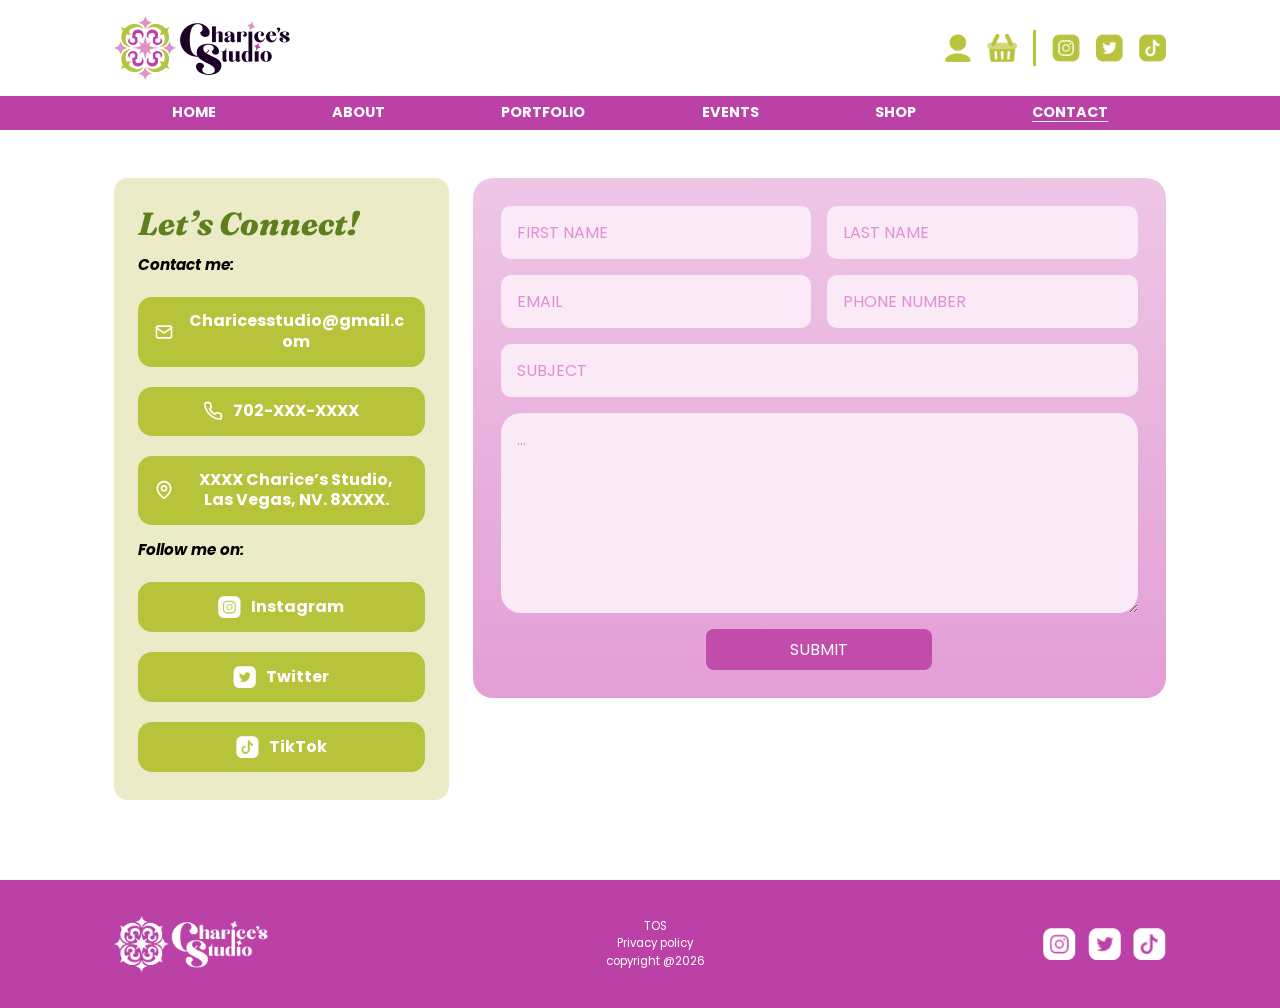
<file: contact.html>
<!DOCTYPE html>
<html lang="en">

<head>
  <meta charset="utf-8">
  <meta name="viewport" content="width=device-width, initial-scale=1">
  <link rel="preconnect" href="https://fonts.googleapis.com">
  <link rel="stylesheet"
    href="https://fonts.googleapis.com/css2?family=Fraunces:ital,wght@1,700;1,800&family=Poppins:ital,wght@0,400;0,600;0,700;1,400&display=swap">
  <link rel="stylesheet" href="https://cdn.jsdelivr.net/npm/bootstrap@5.3.3/dist/css/bootstrap.min.css"
    crossorigin="anonymous">
  <link rel="stylesheet" href="styles.css">
  <title>Charice's Studio | Contact</title>
</head>

<body>
  <header class="site-header">
    <div class="header-top">
      <a class="logo" href="index.html"><img src="images/logo.png" alt="Charice's Studio"></a>
      <div class="header-icons">
        <button class="icon-btn" type="button" data-bs-toggle="modal" data-bs-target="#account-modal"
          aria-label="Log in or sign up"><img src="images/icon-user.png" alt=""></button>
        <a href="cart.html"><img src="images/icon-cart.png" alt="Shopping cart"></a>
        <span class="divider"></span>
        <a class="social" href="https://www.instagram.com/charicesstudio/"><img src="images/icon-instagram.png"
            alt="Instagram"></a>
        <a class="social" href="https://twitter.com/charicesstudio"><img src="images/icon-twitter.png"
            alt="Twitter"></a>
        <a class="social" href="https://www.tiktok.com/@charicesstudio"><img src="images/icon-tiktok.png"
            alt="TikTok"></a>
      </div>
      <button class="menu-btn" type="button" data-bs-toggle="collapse" data-bs-target="#mainNav" aria-controls="mainNav"
        aria-expanded="false" aria-label="Toggle navigation"></button>
    </div>
    <nav class="main-nav" aria-label="Main">
      <div class="collapse d-md-block" id="mainNav">
        <ul>
          <li><a href="index.html">Home</a></li>
          <li><a href="about.html">About</a></li>
          <li><a href="portfolio.html">Portfolio</a></li>
          <li><a href="events.html">Events</a></li>
          <li><a href="shop.html">Shop</a></li>
          <li><a href="contact.html" aria-current="page">Contact</a></li>
        </ul>
      </div>
    </nav>
  </header>
  <main>
    <section class="container contact">
      <div class="row g-4">
        <div class="col-md-4">
          <div class="info-card">
            <h1>Let’s Connect!</h1>
            <p class="lbl">Contact me:</p>
            <a class="cs-btn contact-link" href="mailto:Charicesstudio@gmail.com"><svg viewBox="0 0 24 24" fill="none"
                stroke="currentColor" stroke-width="2" stroke-linecap="round" stroke-linejoin="round"
                aria-hidden="true">
                <rect x="3" y="5" width="18" height="14" rx="2" />
                <path d="m3 7 9 6 9-6" />
              </svg>Charicesstudio@gmail.com</a>
            <a class="cs-btn contact-link" href="tel:+1702XXXXXXX"><svg viewBox="0 0 24 24" fill="none"
                stroke="currentColor" stroke-width="2" stroke-linecap="round" stroke-linejoin="round"
                aria-hidden="true">
                <path
                  d="M22 16.9v3a2 2 0 0 1-2.2 2 19.8 19.8 0 0 1-8.6-3.1 19.5 19.5 0 0 1-6-6A19.8 19.8 0 0 1 2.1 4.2 2 2 0 0 1 4.1 2h3a2 2 0 0 1 2 1.7c.1 1 .4 1.9.7 2.8a2 2 0 0 1-.5 2.1L8.1 9.9a16 16 0 0 0 6 6l1.3-1.3a2 2 0 0 1 2.1-.4c.9.3 1.8.6 2.8.7a2 2 0 0 1 1.7 2z" />
              </svg>702-XXX-XXXX</a>
            <a class="cs-btn contact-link"
              href="https://www.google.com/maps/search/?api=1&amp;query=Charice%27s+Studio+Las+Vegas+NV" target="_blank"
              rel="noopener"><svg viewBox="0 0 24 24" fill="none" stroke="currentColor" stroke-width="2"
                stroke-linecap="round" stroke-linejoin="round" aria-hidden="true">
                <path d="M20 10c0 6-8 12-8 12S4 16 4 10a8 8 0 0 1 16 0z" />
                <circle cx="12" cy="10" r="3" />
              </svg>XXXX Charice’s Studio, Las Vegas, NV. 8XXXX.</a>
            <p class="lbl">Follow me on:</p>
            <a class="cs-btn contact-link" href="https://www.instagram.com/charicesstudio/" target="_blank"
              rel="noopener"><img src="images/icon-instagram-white.png" alt="">Instagram</a>
            <a class="cs-btn contact-link" href="https://twitter.com/charicesstudio" target="_blank" rel="noopener"><img
                src="images/icon-twitter-white.png" alt="">Twitter</a>
            <a class="cs-btn contact-link" href="https://www.tiktok.com/@charicesstudio" target="_blank"
              rel="noopener"><img src="images/icon-tiktok-white.png" alt="">TikTok</a>
          </div>
        </div>
        <div class="col-md-8">
          <form class="form" action="#" method="post">
            <div class="row g-3">
              <div class="col-md-6"><input class="form-control" type="text" name="first" placeholder="First name"
                  aria-label="First name" required></div>
              <div class="col-md-6"><input class="form-control" type="text" name="last" placeholder="Last name"
                  aria-label="Last name" required></div>
              <div class="col-md-6"><input class="form-control" type="email" name="email" placeholder="Email"
                  aria-label="Email" required></div>
              <div class="col-md-6"><input class="form-control" type="tel" name="phone" placeholder="Phone number"
                  aria-label="Phone number"></div>
              <div class="col-12"><input class="form-control" type="text" name="subject" placeholder="Subject"
                  aria-label="Subject"></div>
              <div class="col-12"><textarea class="form-control" name="message" placeholder="…" aria-label="Message"
                  required></textarea></div>
              <div class="col-12"><button class="d-block mx-auto" type="submit">SUBMIT</button></div>
            </div>
          </form>
        </div>
      </div>
    </section>
  </main>
  <footer class="site-footer">
    <div class="container d-flex justify-content-between align-items-center">
      <img class="f-logo" src="images/logo-white.png" alt="Charice's Studio">
      <ul class="footer-links">
        <li><a href="tos.html">TOS</a></li>
        <li><a href="privacy.html">Privacy policy</a></li>
        <li>copyright @2026</li>
      </ul>
      <div class="footer-socials">
        <a href="https://www.instagram.com/charicesstudio/"><img src="images/icon-instagram-white.png"
            alt="Instagram"></a>
        <a href="https://twitter.com/charicesstudio"><img src="images/icon-twitter-white.png" alt="Twitter"></a>
        <a href="https://www.tiktok.com/@charicesstudio"><img src="images/icon-tiktok-white.png" alt="TikTok"></a>
      </div>
    </div>
  </footer>
  <script src="https://cdn.jsdelivr.net/npm/bootstrap@5.3.3/dist/js/bootstrap.bundle.min.js"
    crossorigin="anonymous"></script>

  <script>
    // Log in / Sign up popup. Opened by the user icon in every page header
    // (button[data-bs-target="#account-modal"]).
    (function () {
      var html =
        '<div class="modal fade account" id="account-modal" tabindex="-1" aria-labelledby="account-title" aria-hidden="true">' +
        '<div class="modal-dialog modal-dialog-centered"><div class="modal-content">' +
        '<div class="modal-header"><h2 class="modal-title" id="account-title">Welcome to the Studio!</h2>' +
        '<button type="button" class="btn-close" data-bs-dismiss="modal" aria-label="Close"></button></div>' +
        '<div class="modal-body">' +
        '<p class="demo-note">Demo: accounts aren’t connected yet, so nothing is saved or sent.</p>' +
        '<ul class="nav nav-pills nav-fill mb-3" role="tablist">' +
        '<li class="nav-item" role="presentation"><button class="nav-link active" id="acct-tab-in" data-bs-toggle="pill" data-bs-target="#acct-in" type="button" role="tab" aria-controls="acct-in" aria-selected="true">Log in</button></li>' +
        '<li class="nav-item" role="presentation"><button class="nav-link" id="acct-tab-up" data-bs-toggle="pill" data-bs-target="#acct-up" type="button" role="tab" aria-controls="acct-up" aria-selected="false">Sign up</button></li>' +
        '</ul><div class="tab-content">' +

        '<div class="tab-pane fade show active" id="acct-in" role="tabpanel" aria-labelledby="acct-tab-in" tabindex="0">' +
        '<form id="acct-form-in" novalidate><div class="row g-3">' +
        '<div class="col-12"><label class="form-label" for="acct-in-email">Email</label><input class="form-control" id="acct-in-email" name="email" type="email" autocomplete="email" required><div class="invalid-feedback">Please enter a valid email.</div></div>' +
        '<div class="col-12"><label class="form-label" for="acct-in-pw">Password</label><input class="form-control" id="acct-in-pw" name="password" type="password" autocomplete="current-password" required><div class="invalid-feedback">Please enter your password.</div></div>' +
        '<div class="col-12"><button type="button" class="link-btn" data-acct-note="Password reset isn’t available yet.">Forgot password?</button></div>' +
        '<div class="col-12"><button type="submit" class="cs-btn">Log in</button></div>' +
        '<div class="col-12"><p class="acct-msg" role="status" aria-live="polite"></p></div>' +
        '</div></form></div>' +

        '<div class="tab-pane fade" id="acct-up" role="tabpanel" aria-labelledby="acct-tab-up" tabindex="0">' +
        '<form id="acct-form-up" novalidate><div class="row g-3">' +
        '<div class="col-12"><label class="form-label" for="acct-up-name">Full name</label><input class="form-control" id="acct-up-name" name="name" autocomplete="name" required><div class="invalid-feedback">Please enter your name.</div></div>' +
        '<div class="col-12"><label class="form-label" for="acct-up-email">Email</label><input class="form-control" id="acct-up-email" name="email" type="email" autocomplete="email" required><div class="invalid-feedback">Please enter a valid email.</div></div>' +
        '<div class="col-12"><label class="form-label" for="acct-up-pw">Password</label><input class="form-control" id="acct-up-pw" name="password" type="password" minlength="8" autocomplete="new-password" required><div class="invalid-feedback">Use at least 8 characters.</div></div>' +
        '<div class="col-12"><div class="form-check"><input class="form-check-input" type="checkbox" id="acct-up-terms" required><label class="form-check-label" for="acct-up-terms">I’ve read the <a href="tos.html"><u>Terms of Service</u></a>.</label><div class="invalid-feedback">Please agree to continue.</div></div></div>' +
        '<div class="col-12"><button type="submit" class="cs-btn">Create account</button></div>' +
        '<div class="col-12"><p class="acct-msg" role="status" aria-live="polite"></p></div>' +
        '</div></form></div>' +

        '</div></div></div></div></div>';

      var wrap = document.createElement('div');
      wrap.innerHTML = html;
      var modal = wrap.firstElementChild;
      document.body.appendChild(modal);

      function msg(form, text) { form.querySelector('.acct-msg').textContent = text; }

      modal.querySelectorAll('form').forEach(function (form) {
        form.addEventListener('submit', function (e) {
          e.preventDefault();
          if (!form.checkValidity()) { form.classList.add('was-validated'); return; }
          var name = form.elements.name ? String(form.elements.name.value).split(' ')[0] : '';
          form.reset(); form.classList.remove('was-validated');
          msg(form, form.id === 'acct-form-up'
            ? 'Thanks' + (name ? ', ' + name : '') + '! This is a preview, so no account was created yet.'
            : 'This is a preview, so no one was logged in yet.');
        });
      });
      modal.querySelectorAll('[data-acct-note]').forEach(function (b) {
        b.addEventListener('click', function () { msg(b.closest('form'), b.getAttribute('data-acct-note')); });
      });
      modal.addEventListener('hidden.bs.modal', function () {
        modal.querySelectorAll('form').forEach(function (f) { f.reset(); f.classList.remove('was-validated'); msg(f, ''); });
      });
    })();
  </script>
</body>

</html>
</file>
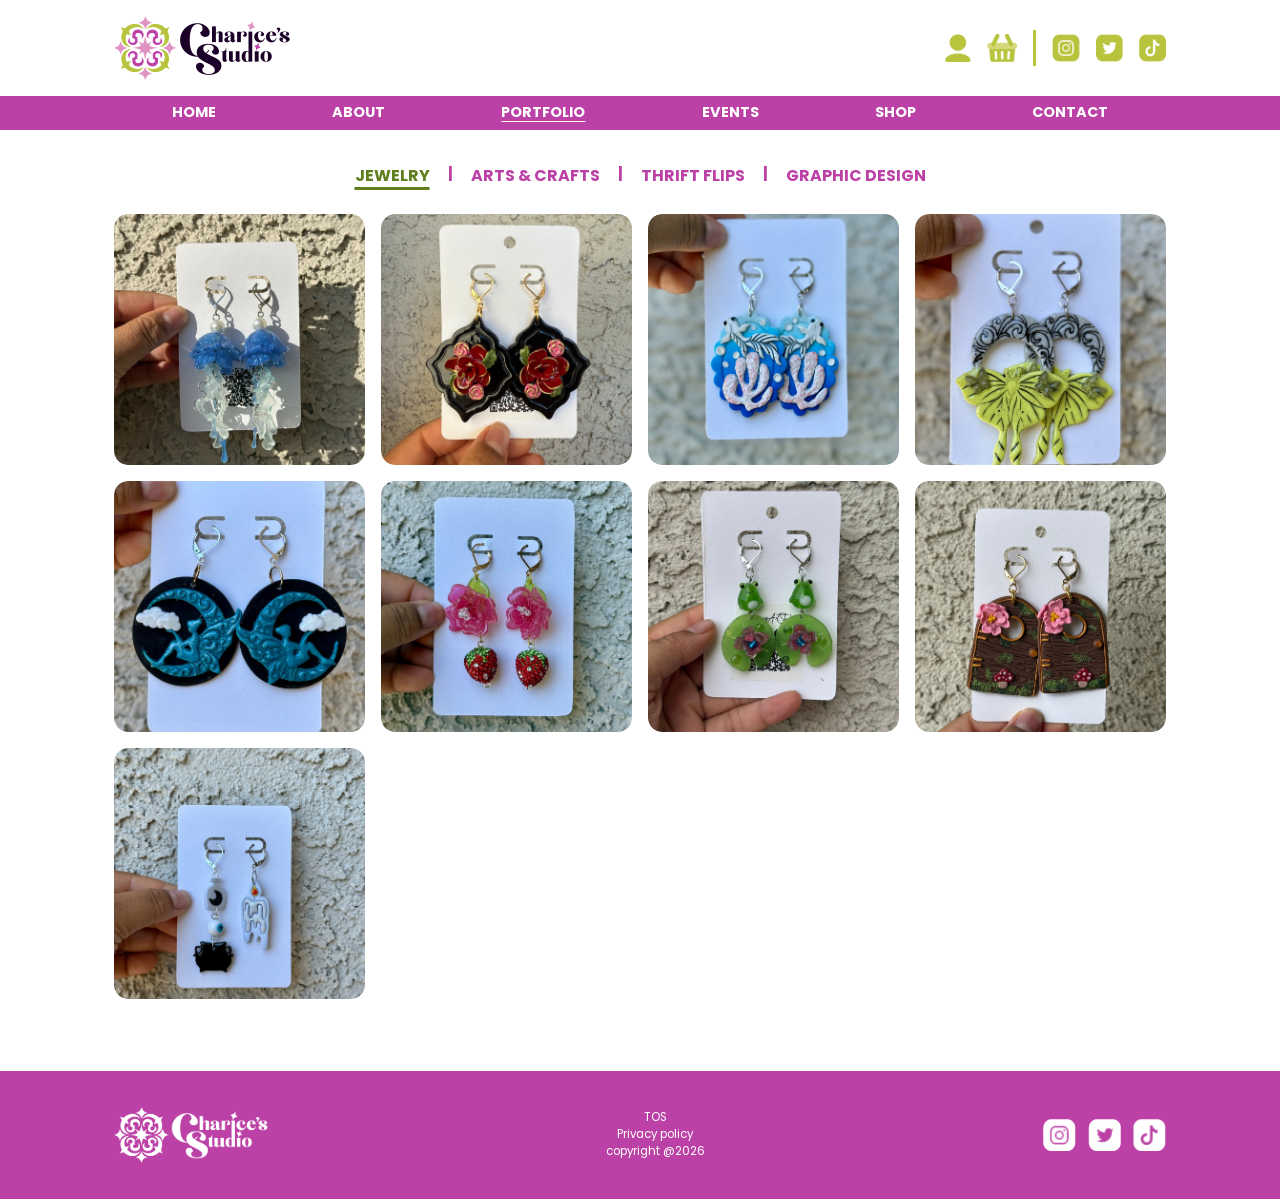
<file: portfolio.html>
<!DOCTYPE html>
<html lang="en">

<head>
  <meta charset="utf-8">
  <meta name="viewport" content="width=device-width, initial-scale=1">
  <link rel="preconnect" href="https://fonts.googleapis.com">
  <link rel="stylesheet"
    href="https://fonts.googleapis.com/css2?family=Fraunces:ital,wght@1,700;1,800&family=Poppins:ital,wght@0,400;0,600;0,700;1,400&display=swap">
  <link rel="stylesheet" href="https://cdn.jsdelivr.net/npm/bootstrap@5.3.3/dist/css/bootstrap.min.css"
    crossorigin="anonymous">
  <link rel="stylesheet" href="styles.css">
  <title>Charice's Studio | Portfolio</title>
</head>

<body>
  <header class="site-header">
    <div class="header-top">
      <a class="logo" href="index.html"><img src="images/logo.png" alt="Charice's Studio"></a>
      <div class="header-icons">
        <button class="icon-btn" type="button" data-bs-toggle="modal" data-bs-target="#account-modal"
          aria-label="Log in or sign up"><img src="images/icon-user.png" alt=""></button>
        <a href="cart.html"><img src="images/icon-cart.png" alt="Shopping cart"></a>
        <span class="divider"></span>
        <a class="social" href="https://www.instagram.com/charicesstudio/"><img src="images/icon-instagram.png"
            alt="Instagram"></a>
        <a class="social" href="https://twitter.com/charicesstudio"><img src="images/icon-twitter.png"
            alt="Twitter"></a>
        <a class="social" href="https://www.tiktok.com/@charicesstudio"><img src="images/icon-tiktok.png"
            alt="TikTok"></a>
      </div>
      <button class="menu-btn" type="button" data-bs-toggle="collapse" data-bs-target="#mainNav" aria-controls="mainNav"
        aria-expanded="false" aria-label="Toggle navigation"></button>
    </div>
    <nav class="main-nav" aria-label="Main">
      <div class="collapse d-md-block" id="mainNav">
        <ul>
          <li><a href="index.html">Home</a></li>
          <li><a href="about.html">About</a></li>
          <li><a href="portfolio.html" aria-current="page">Portfolio</a></li>
          <li><a href="events.html">Events</a></li>
          <li><a href="shop.html">Shop</a></li>
          <li><a href="contact.html">Contact</a></li>
        </ul>
      </div>
    </nav>
  </header>
  <main>
    <div class="cat-links" role="tablist" aria-label="Portfolio categories">
      <button class="cat-tab active" id="tab-jewelry" data-bs-toggle="pill" data-bs-target="#pane-jewelry" type="button"
        role="tab" aria-controls="pane-jewelry" aria-selected="true">Jewelry</button><span aria-hidden="true">|</span>
      <button class="cat-tab" id="tab-crafts" data-bs-toggle="pill" data-bs-target="#pane-crafts" type="button"
        role="tab" aria-controls="pane-crafts" aria-selected="false">Arts & Crafts</button><span
        aria-hidden="true">|</span>
      <button class="cat-tab" id="tab-thrift" data-bs-toggle="pill" data-bs-target="#pane-thrift" type="button"
        role="tab" aria-controls="pane-thrift" aria-selected="false">Thrift Flips</button><span
        aria-hidden="true">|</span>
      <button class="cat-tab" id="tab-design" data-bs-toggle="pill" data-bs-target="#pane-design" type="button"
        role="tab" aria-controls="pane-design" aria-selected="false">Graphic Design</button>
    </div>
    <div class="container gallery tab-content">
      <div class="tab-pane active" id="pane-jewelry" role="tabpanel" aria-labelledby="tab-jewelry" tabindex="0">
        <div class="row g-3">
          <div class="col-6 col-md-3">
            <div class="tile">
              <button class="zoom" type="button" data-bs-toggle="modal" data-bs-target="#pf-jewelry-blue-jellyfish"
                aria-label="Enlarge: Blue Jellyfish earrings"><img src="images/p-blue-jellyfish.jpg"
                  alt="Blue Jellyfish earrings"></button>
              <div class="modal fade lightbox" id="pf-jewelry-blue-jellyfish" tabindex="-1"
                aria-label="Blue Jellyfish earrings" aria-hidden="true">
                <div class="modal-dialog modal-fullscreen">
                  <div class="modal-content" data-bs-dismiss="modal">
                    <button type="button" class="btn-close" data-bs-dismiss="modal" aria-label="Close"></button>
                    <img src="images/p-blue-jellyfish.jpg" alt="Blue Jellyfish earrings">
                  </div>
                </div>
              </div>
            </div>
          </div>
          <div class="col-6 col-md-3">
            <div class="tile">
              <button class="zoom" type="button" data-bs-toggle="modal" data-bs-target="#pf-jewelry-clay-roses"
                aria-label="Enlarge: Clay Roses earrings"><img src="images/p-clay-roses.jpg"
                  alt="Clay Roses earrings"></button>
              <div class="modal fade lightbox" id="pf-jewelry-clay-roses" tabindex="-1" aria-label="Clay Roses earrings"
                aria-hidden="true">
                <div class="modal-dialog modal-fullscreen">
                  <div class="modal-content" data-bs-dismiss="modal">
                    <button type="button" class="btn-close" data-bs-dismiss="modal" aria-label="Close"></button>
                    <img src="images/p-clay-roses.jpg" alt="Clay Roses earrings">
                  </div>
                </div>
              </div>
            </div>
          </div>
          <div class="col-6 col-md-3">
            <div class="tile">
              <button class="zoom" type="button" data-bs-toggle="modal" data-bs-target="#pf-jewelry-clay-koi"
                aria-label="Enlarge: Clay Koi Fish earrings"><img src="images/p-clay-koi.jpg"
                  alt="Clay Koi Fish earrings"></button>
              <div class="modal fade lightbox" id="pf-jewelry-clay-koi" tabindex="-1"
                aria-label="Clay Koi Fish earrings" aria-hidden="true">
                <div class="modal-dialog modal-fullscreen">
                  <div class="modal-content" data-bs-dismiss="modal">
                    <button type="button" class="btn-close" data-bs-dismiss="modal" aria-label="Close"></button>
                    <img src="images/p-clay-koi.jpg" alt="Clay Koi Fish earrings">
                  </div>
                </div>
              </div>
            </div>
          </div>
          <div class="col-6 col-md-3">
            <div class="tile">
              <button class="zoom" type="button" data-bs-toggle="modal" data-bs-target="#pf-jewelry-luna-moths"
                aria-label="Enlarge: Luna Moths earrings"><img src="images/p-luna-moths.jpg"
                  alt="Luna Moths earrings"></button>
              <div class="modal fade lightbox" id="pf-jewelry-luna-moths" tabindex="-1" aria-label="Luna Moths earrings"
                aria-hidden="true">
                <div class="modal-dialog modal-fullscreen">
                  <div class="modal-content" data-bs-dismiss="modal">
                    <button type="button" class="btn-close" data-bs-dismiss="modal" aria-label="Close"></button>
                    <img src="images/p-luna-moths.jpg" alt="Luna Moths earrings">
                  </div>
                </div>
              </div>
            </div>
          </div>
          <div class="col-6 col-md-3">
            <div class="tile">
              <button class="zoom" type="button" data-bs-toggle="modal" data-bs-target="#pf-jewelry-dream-fairy"
                aria-label="Enlarge: Dream Fairy earrings"><img src="images/p-dream-fairy.jpg"
                  alt="Dream Fairy earrings"></button>
              <div class="modal fade lightbox" id="pf-jewelry-dream-fairy" tabindex="-1"
                aria-label="Dream Fairy earrings" aria-hidden="true">
                <div class="modal-dialog modal-fullscreen">
                  <div class="modal-content" data-bs-dismiss="modal">
                    <button type="button" class="btn-close" data-bs-dismiss="modal" aria-label="Close"></button>
                    <img src="images/p-dream-fairy.jpg" alt="Dream Fairy earrings">
                  </div>
                </div>
              </div>
            </div>
          </div>
          <div class="col-6 col-md-3">
            <div class="tile">
              <button class="zoom" type="button" data-bs-toggle="modal" data-bs-target="#pf-jewelry-strawberry"
                aria-label="Enlarge: Strawberry Roses earrings"><img src="images/p-strawberry.jpg"
                  alt="Strawberry Roses earrings"></button>
              <div class="modal fade lightbox" id="pf-jewelry-strawberry" tabindex="-1"
                aria-label="Strawberry Roses earrings" aria-hidden="true">
                <div class="modal-dialog modal-fullscreen">
                  <div class="modal-content" data-bs-dismiss="modal">
                    <button type="button" class="btn-close" data-bs-dismiss="modal" aria-label="Close"></button>
                    <img src="images/p-strawberry.jpg" alt="Strawberry Roses earrings">
                  </div>
                </div>
              </div>
            </div>
          </div>
          <div class="col-6 col-md-3">
            <div class="tile">
              <button class="zoom" type="button" data-bs-toggle="modal" data-bs-target="#pf-jewelry-frog-lily"
                aria-label="Enlarge: Frog Lily Pads earrings"><img src="images/p-frog-lily.jpg"
                  alt="Frog Lily Pads earrings"></button>
              <div class="modal fade lightbox" id="pf-jewelry-frog-lily" tabindex="-1"
                aria-label="Frog Lily Pads earrings" aria-hidden="true">
                <div class="modal-dialog modal-fullscreen">
                  <div class="modal-content" data-bs-dismiss="modal">
                    <button type="button" class="btn-close" data-bs-dismiss="modal" aria-label="Close"></button>
                    <img src="images/p-frog-lily.jpg" alt="Frog Lily Pads earrings">
                  </div>
                </div>
              </div>
            </div>
          </div>
          <div class="col-6 col-md-3">
            <div class="tile">
              <button class="zoom" type="button" data-bs-toggle="modal" data-bs-target="#pf-jewelry-hobbit-doors"
                aria-label="Enlarge: Hobbit Doors earrings"><img src="images/p-hobbit-doors.jpg"
                  alt="Hobbit Doors earrings"></button>
              <div class="modal fade lightbox" id="pf-jewelry-hobbit-doors" tabindex="-1"
                aria-label="Hobbit Doors earrings" aria-hidden="true">
                <div class="modal-dialog modal-fullscreen">
                  <div class="modal-content" data-bs-dismiss="modal">
                    <button type="button" class="btn-close" data-bs-dismiss="modal" aria-label="Close"></button>
                    <img src="images/p-hobbit-doors.jpg" alt="Hobbit Doors earrings">
                  </div>
                </div>
              </div>
            </div>
          </div>
          <div class="col-6 col-md-3">
            <div class="tile">
              <button class="zoom" type="button" data-bs-toggle="modal" data-bs-target="#pf-jewelry-cauldron"
                aria-label="Enlarge: Cauldron Charms earrings"><img src="images/p-cauldron.jpg"
                  alt="Cauldron Charms earrings"></button>
              <div class="modal fade lightbox" id="pf-jewelry-cauldron" tabindex="-1"
                aria-label="Cauldron Charms earrings" aria-hidden="true">
                <div class="modal-dialog modal-fullscreen">
                  <div class="modal-content" data-bs-dismiss="modal">
                    <button type="button" class="btn-close" data-bs-dismiss="modal" aria-label="Close"></button>
                    <img src="images/p-cauldron.jpg" alt="Cauldron Charms earrings">
                  </div>
                </div>
              </div>
            </div>
          </div>
        </div>
      </div>
      <div class="tab-pane" id="pane-crafts" role="tabpanel" aria-labelledby="tab-crafts" tabindex="0">
        <div class="empty">
          <h2>Oops, there’s nothing here!</h2>
          <p>New Arts &amp; Crafts pieces are on the way. Want something made just for you?</p><a class="cs-btn magenta"
            href="contact.html">Request a custom order</a>
        </div>
      </div>
      <div class="tab-pane" id="pane-thrift" role="tabpanel" aria-labelledby="tab-thrift" tabindex="0">
        <div class="row g-3">
          <div class="col-6 col-md-3">
            <div class="tile">
              <button class="zoom" type="button" data-bs-toggle="modal" data-bs-target="#pf-thrift-07"
                aria-label="Enlarge: Portfolio piece 07"><img src="images/gallery-07.jpg"
                  alt="Portfolio piece 07"></button>
              <div class="modal fade lightbox" id="pf-thrift-07" tabindex="-1" aria-label="Portfolio piece 07"
                aria-hidden="true">
                <div class="modal-dialog modal-fullscreen">
                  <div class="modal-content" data-bs-dismiss="modal">
                    <button type="button" class="btn-close" data-bs-dismiss="modal" aria-label="Close"></button>
                    <img src="images/gallery-07.jpg" alt="Portfolio piece 07">
                  </div>
                </div>
              </div>
            </div>
          </div>
          <div class="col-6 col-md-3">
            <div class="tile">
              <button class="zoom" type="button" data-bs-toggle="modal" data-bs-target="#pf-thrift-08"
                aria-label="Enlarge: Portfolio piece 08"><img src="images/gallery-08.jpg"
                  alt="Portfolio piece 08"></button>
              <div class="modal fade lightbox" id="pf-thrift-08" tabindex="-1" aria-label="Portfolio piece 08"
                aria-hidden="true">
                <div class="modal-dialog modal-fullscreen">
                  <div class="modal-content" data-bs-dismiss="modal">
                    <button type="button" class="btn-close" data-bs-dismiss="modal" aria-label="Close"></button>
                    <img src="images/gallery-08.jpg" alt="Portfolio piece 08">
                  </div>
                </div>
              </div>
            </div>
          </div>
          <div class="col-6 col-md-3">
            <div class="tile">
              <button class="zoom" type="button" data-bs-toggle="modal" data-bs-target="#pf-thrift-09"
                aria-label="Enlarge: Portfolio piece 09"><img src="images/gallery-09.jpg"
                  alt="Portfolio piece 09"></button>
              <div class="modal fade lightbox" id="pf-thrift-09" tabindex="-1" aria-label="Portfolio piece 09"
                aria-hidden="true">
                <div class="modal-dialog modal-fullscreen">
                  <div class="modal-content" data-bs-dismiss="modal">
                    <button type="button" class="btn-close" data-bs-dismiss="modal" aria-label="Close"></button>
                    <img src="images/gallery-09.jpg" alt="Portfolio piece 09">
                  </div>
                </div>
              </div>
            </div>
          </div>
          <div class="col-6 col-md-3">
            <div class="tile">
              <button class="zoom" type="button" data-bs-toggle="modal" data-bs-target="#pf-thrift-10"
                aria-label="Enlarge: Portfolio piece 10"><img src="images/gallery-10.jpg"
                  alt="Portfolio piece 10"></button>
              <div class="modal fade lightbox" id="pf-thrift-10" tabindex="-1" aria-label="Portfolio piece 10"
                aria-hidden="true">
                <div class="modal-dialog modal-fullscreen">
                  <div class="modal-content" data-bs-dismiss="modal">
                    <button type="button" class="btn-close" data-bs-dismiss="modal" aria-label="Close"></button>
                    <img src="images/gallery-10.jpg" alt="Portfolio piece 10">
                  </div>
                </div>
              </div>
            </div>
          </div>
          <div class="col-6 col-md-3">
            <div class="tile">
              <button class="zoom" type="button" data-bs-toggle="modal" data-bs-target="#pf-thrift-11"
                aria-label="Enlarge: Portfolio piece 11"><img src="images/gallery-11.jpg"
                  alt="Portfolio piece 11"></button>
              <div class="modal fade lightbox" id="pf-thrift-11" tabindex="-1" aria-label="Portfolio piece 11"
                aria-hidden="true">
                <div class="modal-dialog modal-fullscreen">
                  <div class="modal-content" data-bs-dismiss="modal">
                    <button type="button" class="btn-close" data-bs-dismiss="modal" aria-label="Close"></button>
                    <img src="images/gallery-11.jpg" alt="Portfolio piece 11">
                  </div>
                </div>
              </div>
            </div>
          </div>
        </div>
      </div>
      <div class="tab-pane" id="pane-design" role="tabpanel" aria-labelledby="tab-design" tabindex="0">
        <div class="empty">
          <h2>Oops, there’s nothing here!</h2>
          <p>New Graphic Design work is on the way. Want something designed just for you?</p><a class="cs-btn magenta"
            href="contact.html">Request a custom order</a>
        </div>
      </div>
    </div>
  </main>
  <footer class="site-footer">
    <div class="container d-flex justify-content-between align-items-center">
      <img class="f-logo" src="images/logo-white.png" alt="Charice's Studio">
      <ul class="footer-links">
        <li><a href="tos.html">TOS</a></li>
        <li><a href="privacy.html">Privacy policy</a></li>
        <li>copyright @2026</li>
      </ul>
      <div class="footer-socials">
        <a href="https://www.instagram.com/charicesstudio/"><img src="images/icon-instagram-white.png"
            alt="Instagram"></a>
        <a href="https://twitter.com/charicesstudio"><img src="images/icon-twitter-white.png" alt="Twitter"></a>
        <a href="https://www.tiktok.com/@charicesstudio"><img src="images/icon-tiktok-white.png" alt="TikTok"></a>
      </div>
    </div>
  </footer>
  <script src="https://cdn.jsdelivr.net/npm/bootstrap@5.3.3/dist/js/bootstrap.bundle.min.js"
    crossorigin="anonymous"></script>

  <script>
    // Log in / Sign up popup. Opened by the user icon in every page header
    // (button[data-bs-target="#account-modal"]).
    (function () {
      var html =
        '<div class="modal fade account" id="account-modal" tabindex="-1" aria-labelledby="account-title" aria-hidden="true">' +
        '<div class="modal-dialog modal-dialog-centered"><div class="modal-content">' +
        '<div class="modal-header"><h2 class="modal-title" id="account-title">Welcome to the Studio!</h2>' +
        '<button type="button" class="btn-close" data-bs-dismiss="modal" aria-label="Close"></button></div>' +
        '<div class="modal-body">' +
        '<p class="demo-note">Demo: accounts aren’t connected yet, so nothing is saved or sent.</p>' +
        '<ul class="nav nav-pills nav-fill mb-3" role="tablist">' +
        '<li class="nav-item" role="presentation"><button class="nav-link active" id="acct-tab-in" data-bs-toggle="pill" data-bs-target="#acct-in" type="button" role="tab" aria-controls="acct-in" aria-selected="true">Log in</button></li>' +
        '<li class="nav-item" role="presentation"><button class="nav-link" id="acct-tab-up" data-bs-toggle="pill" data-bs-target="#acct-up" type="button" role="tab" aria-controls="acct-up" aria-selected="false">Sign up</button></li>' +
        '</ul><div class="tab-content">' +

        '<div class="tab-pane fade show active" id="acct-in" role="tabpanel" aria-labelledby="acct-tab-in" tabindex="0">' +
        '<form id="acct-form-in" novalidate><div class="row g-3">' +
        '<div class="col-12"><label class="form-label" for="acct-in-email">Email</label><input class="form-control" id="acct-in-email" name="email" type="email" autocomplete="email" required><div class="invalid-feedback">Please enter a valid email.</div></div>' +
        '<div class="col-12"><label class="form-label" for="acct-in-pw">Password</label><input class="form-control" id="acct-in-pw" name="password" type="password" autocomplete="current-password" required><div class="invalid-feedback">Please enter your password.</div></div>' +
        '<div class="col-12"><button type="button" class="link-btn" data-acct-note="Password reset isn’t available yet.">Forgot password?</button></div>' +
        '<div class="col-12"><button type="submit" class="cs-btn">Log in</button></div>' +
        '<div class="col-12"><p class="acct-msg" role="status" aria-live="polite"></p></div>' +
        '</div></form></div>' +

        '<div class="tab-pane fade" id="acct-up" role="tabpanel" aria-labelledby="acct-tab-up" tabindex="0">' +
        '<form id="acct-form-up" novalidate><div class="row g-3">' +
        '<div class="col-12"><label class="form-label" for="acct-up-name">Full name</label><input class="form-control" id="acct-up-name" name="name" autocomplete="name" required><div class="invalid-feedback">Please enter your name.</div></div>' +
        '<div class="col-12"><label class="form-label" for="acct-up-email">Email</label><input class="form-control" id="acct-up-email" name="email" type="email" autocomplete="email" required><div class="invalid-feedback">Please enter a valid email.</div></div>' +
        '<div class="col-12"><label class="form-label" for="acct-up-pw">Password</label><input class="form-control" id="acct-up-pw" name="password" type="password" minlength="8" autocomplete="new-password" required><div class="invalid-feedback">Use at least 8 characters.</div></div>' +
        '<div class="col-12"><div class="form-check"><input class="form-check-input" type="checkbox" id="acct-up-terms" required><label class="form-check-label" for="acct-up-terms">I’ve read the <a href="tos.html"><u>Terms of Service</u></a>.</label><div class="invalid-feedback">Please agree to continue.</div></div></div>' +
        '<div class="col-12"><button type="submit" class="cs-btn">Create account</button></div>' +
        '<div class="col-12"><p class="acct-msg" role="status" aria-live="polite"></p></div>' +
        '</div></form></div>' +

        '</div></div></div></div></div>';

      var wrap = document.createElement('div');
      wrap.innerHTML = html;
      var modal = wrap.firstElementChild;
      document.body.appendChild(modal);

      function msg(form, text) { form.querySelector('.acct-msg').textContent = text; }

      modal.querySelectorAll('form').forEach(function (form) {
        form.addEventListener('submit', function (e) {
          e.preventDefault();
          if (!form.checkValidity()) { form.classList.add('was-validated'); return; }
          var name = form.elements.name ? String(form.elements.name.value).split(' ')[0] : '';
          form.reset(); form.classList.remove('was-validated');
          msg(form, form.id === 'acct-form-up'
            ? 'Thanks' + (name ? ', ' + name : '') + '! This is a preview, so no account was created yet.'
            : 'This is a preview, so no one was logged in yet.');
        });
      });
      modal.querySelectorAll('[data-acct-note]').forEach(function (b) {
        b.addEventListener('click', function () { msg(b.closest('form'), b.getAttribute('data-acct-note')); });
      });
      modal.addEventListener('hidden.bs.modal', function () {
        modal.querySelectorAll('form').forEach(function (f) { f.reset(); f.classList.remove('was-validated'); msg(f, ''); });
      });
    })();
  </script>
</body>

</html>
</file>
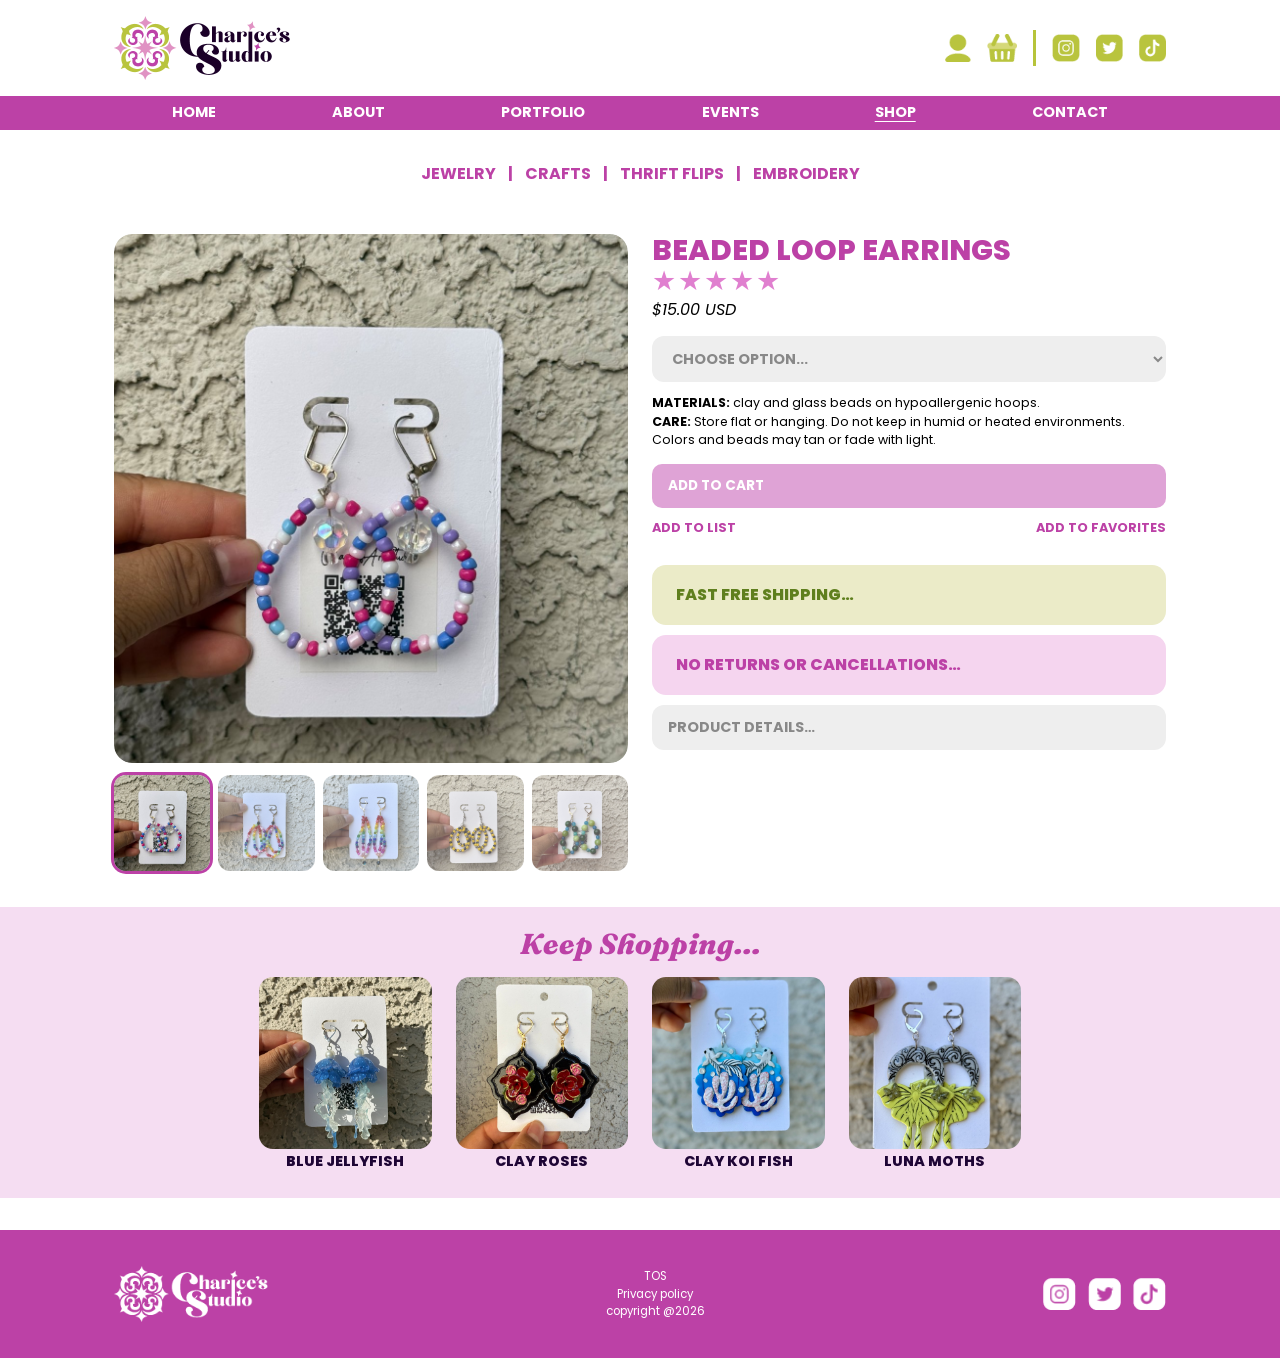
<file: product.html>
<!DOCTYPE html>
<html lang="en">

<head>
  <meta charset="utf-8">
  <meta name="viewport" content="width=device-width, initial-scale=1">
  <link rel="preconnect" href="https://fonts.googleapis.com">
  <link rel="stylesheet"
    href="https://fonts.googleapis.com/css2?family=Fraunces:ital,wght@1,700;1,800&family=Poppins:ital,wght@0,400;0,600;0,700;1,400&display=swap">
  <link rel="stylesheet" href="https://cdn.jsdelivr.net/npm/bootstrap@5.3.3/dist/css/bootstrap.min.css"
    crossorigin="anonymous">
  <link rel="stylesheet" href="styles.css">
  <title>Charice's Studio | Beaded Loop Earrings</title>
</head>

<body>
  <header class="site-header">
    <div class="header-top">
      <a class="logo" href="index.html"><img src="images/logo.png" alt="Charice's Studio"></a>
      <div class="header-icons">
        <button class="icon-btn" type="button" data-bs-toggle="modal" data-bs-target="#account-modal"
          aria-label="Log in or sign up"><img src="images/icon-user.png" alt=""></button>
        <a href="cart.html"><img src="images/icon-cart.png" alt="Shopping cart"></a>
        <span class="divider"></span>
        <a class="social" href="https://www.instagram.com/charicesstudio/"><img src="images/icon-instagram.png"
            alt="Instagram"></a>
        <a class="social" href="https://twitter.com/charicesstudio"><img src="images/icon-twitter.png"
            alt="Twitter"></a>
        <a class="social" href="https://www.tiktok.com/@charicesstudio"><img src="images/icon-tiktok.png"
            alt="TikTok"></a>
      </div>
      <button class="menu-btn" type="button" data-bs-toggle="collapse" data-bs-target="#mainNav" aria-controls="mainNav"
        aria-expanded="false" aria-label="Toggle navigation"></button>
    </div>
    <nav class="main-nav" aria-label="Main">
      <div class="collapse d-md-block" id="mainNav">
        <ul>
          <li><a href="index.html">Home</a></li>
          <li><a href="about.html">About</a></li>
          <li><a href="portfolio.html">Portfolio</a></li>
          <li><a href="events.html">Events</a></li>
          <li><a href="shop.html" aria-current="page">Shop</a></li>
          <li><a href="contact.html">Contact</a></li>
        </ul>
      </div>
    </nav>
  </header>
  <main>
    <nav class="cat-links" aria-label="Shop categories"><a href="shop.html">Jewelry</a><span>|</span><a
        href="#">Crafts</a><span>|</span><a href="#">Thrift Flips</a><span>|</span><a href="#">Embroidery</a></nav>
    <section class="container detail">
      <div class="row g-4">
        <div class="col-md-6">
          <div class="tab-content">
            <div class="tab-pane active" id="pd-1" role="tabpanel" aria-labelledby="th-1" tabindex="0">
              <div class="tile">
                <button class="zoom main-zoom" type="button" data-bs-toggle="modal" data-bs-target="#pd-modal-1"
                  aria-label="Enlarge: Beaded loop earrings on a card"><img class="main-img"
                    src="images/p-beaded-loop-1.jpg" alt="Beaded loop earrings on a card"></button>
                <div class="modal fade lightbox" id="pd-modal-1" tabindex="-1"
                  aria-label="Beaded loop earrings on a card" aria-hidden="true">
                  <div class="modal-dialog modal-fullscreen">
                    <div class="modal-content" data-bs-dismiss="modal">
                      <button type="button" class="btn-close" data-bs-dismiss="modal" aria-label="Close"></button>
                      <img src="images/p-beaded-loop-1.jpg" alt="Beaded loop earrings on a card">
                    </div>
                  </div>
                </div>
              </div>
            </div>
            <div class="tab-pane" id="pd-2" role="tabpanel" aria-labelledby="th-2" tabindex="0">
              <div class="tile">
                <button class="zoom main-zoom" type="button" data-bs-toggle="modal" data-bs-target="#pd-modal-2"
                  aria-label="Enlarge: Rainbow beaded earrings"><img class="main-img" src="images/p-beaded-loop-2.jpg"
                    alt="Rainbow beaded earrings"></button>
                <div class="modal fade lightbox" id="pd-modal-2" tabindex="-1" aria-label="Rainbow beaded earrings"
                  aria-hidden="true">
                  <div class="modal-dialog modal-fullscreen">
                    <div class="modal-content" data-bs-dismiss="modal">
                      <button type="button" class="btn-close" data-bs-dismiss="modal" aria-label="Close"></button>
                      <img src="images/p-beaded-loop-2.jpg" alt="Rainbow beaded earrings">
                    </div>
                  </div>
                </div>
              </div>
            </div>
            <div class="tab-pane" id="pd-3" role="tabpanel" aria-labelledby="th-3" tabindex="0">
              <div class="tile">
                <button class="zoom main-zoom" type="button" data-bs-toggle="modal" data-bs-target="#pd-modal-3"
                  aria-label="Enlarge: Pink and rainbow beaded earrings"><img class="main-img"
                    src="images/p-beaded-loop-3.jpg" alt="Pink and rainbow beaded earrings"></button>
                <div class="modal fade lightbox" id="pd-modal-3" tabindex="-1"
                  aria-label="Pink and rainbow beaded earrings" aria-hidden="true">
                  <div class="modal-dialog modal-fullscreen">
                    <div class="modal-content" data-bs-dismiss="modal">
                      <button type="button" class="btn-close" data-bs-dismiss="modal" aria-label="Close"></button>
                      <img src="images/p-beaded-loop-3.jpg" alt="Pink and rainbow beaded earrings">
                    </div>
                  </div>
                </div>
              </div>
            </div>
            <div class="tab-pane" id="pd-4" role="tabpanel" aria-labelledby="th-4" tabindex="0">
              <div class="tile">
                <button class="zoom main-zoom" type="button" data-bs-toggle="modal" data-bs-target="#pd-modal-4"
                  aria-label="Enlarge: Yellow and black beaded earrings"><img class="main-img"
                    src="images/p-beaded-loop-4.jpg" alt="Yellow and black beaded earrings"></button>
                <div class="modal fade lightbox" id="pd-modal-4" tabindex="-1"
                  aria-label="Yellow and black beaded earrings" aria-hidden="true">
                  <div class="modal-dialog modal-fullscreen">
                    <div class="modal-content" data-bs-dismiss="modal">
                      <button type="button" class="btn-close" data-bs-dismiss="modal" aria-label="Close"></button>
                      <img src="images/p-beaded-loop-4.jpg" alt="Yellow and black beaded earrings">
                    </div>
                  </div>
                </div>
              </div>
            </div>
            <div class="tab-pane" id="pd-5" role="tabpanel" aria-labelledby="th-5" tabindex="0">
              <div class="tile">
                <button class="zoom main-zoom" type="button" data-bs-toggle="modal" data-bs-target="#pd-modal-5"
                  aria-label="Enlarge: Green and black beaded earrings"><img class="main-img"
                    src="images/p-beaded-loop-5.jpg" alt="Green and black beaded earrings"></button>
                <div class="modal fade lightbox" id="pd-modal-5" tabindex="-1"
                  aria-label="Green and black beaded earrings" aria-hidden="true">
                  <div class="modal-dialog modal-fullscreen">
                    <div class="modal-content" data-bs-dismiss="modal">
                      <button type="button" class="btn-close" data-bs-dismiss="modal" aria-label="Close"></button>
                      <img src="images/p-beaded-loop-5.jpg" alt="Green and black beaded earrings">
                    </div>
                  </div>
                </div>
              </div>
            </div>
          </div>
          <div class="thumbs row row-cols-5 g-2 mt-1" role="tablist" aria-label="Product photos">
            <div class="col"><button class="thumb active" id="th-1" data-bs-toggle="pill" data-bs-target="#pd-1"
                type="button" role="tab" aria-controls="pd-1" aria-selected="true" aria-label="Show photo 1"><img
                  src="images/p-beaded-loop-1.jpg" alt="Beaded loop earrings on a card"></button></div>
            <div class="col"><button class="thumb" id="th-2" data-bs-toggle="pill" data-bs-target="#pd-2" type="button"
                role="tab" aria-controls="pd-2" aria-selected="false" aria-label="Show photo 2"><img
                  src="images/p-beaded-loop-2.jpg" alt="Rainbow beaded earrings"></button></div>
            <div class="col"><button class="thumb" id="th-3" data-bs-toggle="pill" data-bs-target="#pd-3" type="button"
                role="tab" aria-controls="pd-3" aria-selected="false" aria-label="Show photo 3"><img
                  src="images/p-beaded-loop-3.jpg" alt="Pink and rainbow beaded earrings"></button></div>
            <div class="col"><button class="thumb" id="th-4" data-bs-toggle="pill" data-bs-target="#pd-4" type="button"
                role="tab" aria-controls="pd-4" aria-selected="false" aria-label="Show photo 4"><img
                  src="images/p-beaded-loop-4.jpg" alt="Yellow and black beaded earrings"></button></div>
            <div class="col"><button class="thumb" id="th-5" data-bs-toggle="pill" data-bs-target="#pd-5" type="button"
                role="tab" aria-controls="pd-5" aria-selected="false" aria-label="Show photo 5"><img
                  src="images/p-beaded-loop-5.jpg" alt="Green and black beaded earrings"></button></div>
          </div>
        </div>
        <div class="col-md-6 info">
          <h1>Beaded Loop Earrings</h1>
          <div class="stars" aria-label="5 out of 5 stars">★★★★★</div>
          <p class="price">$15.00 USD</p>
          <select class="field" id="opt" aria-label="Choose option" aria-describedby="opt-msg">
            <option value="">Choose option...</option>
            <option value="1">Pink, Blue &amp; Purple</option>
            <option value="2">Rainbow</option>
            <option value="3">Rainbow &amp; Pink</option>
            <option value="4">Yellow &amp; Black</option>
            <option value="5">Green &amp; Blue</option>
          </select>
          <div class="field-msg" id="opt-msg" role="alert" hidden>Please choose an option first.</div>
          <p class="specs"><b>MATERIALS:</b> clay and glass beads on hypoallergenic hoops.<br><b>CARE:</b> Store flat or
            hanging. Do not keep in humid or heated environments. Colors and beads may tan or fade with light.</p>
          <button class="add" id="add-btn" type="button">Add to cart</button>
          <div class="split"><a href="#">Add to list</a><a href="#">Add to favorites</a></div>
          <div class="note green">Fast free shipping…</div>
          <div class="note pink">No returns or cancellations…</div>
          <button class="field" type="button">Product details…</button>
        </div>
      </div>
    </section>
    <section class="keep ">
      <h2>Keep Shopping…</h2>
      <div class="container">
        <div class="row g-4">
          <div class="col-6 col-md-3"><a class="mini" href="product.html"><img src="images/p-blue-jellyfish.jpg"
                alt="Blue jellyfish earrings">
              <h3>Blue Jellyfish</h3>
            </a></div>
          <div class="col-6 col-md-3"><a class="mini" href="product.html"><img src="images/p-clay-roses.jpg"
                alt="Clay rose earrings">
              <h3>Clay Roses</h3>
            </a></div>
          <div class="col-6 col-md-3"><a class="mini" href="product.html"><img src="images/p-clay-koi.jpg"
                alt="Clay koi fish earrings">
              <h3>Clay Koi Fish</h3>
            </a></div>
          <div class="col-6 col-md-3"><a class="mini" href="product.html"><img src="images/p-luna-moths.jpg"
                alt="Luna moth earrings">
              <h3>Luna Moths</h3>
            </a></div>
        </div>
      </div>
    </section>
  </main>
  <footer class="site-footer">
    <div class="container d-flex justify-content-between align-items-center">
      <img class="f-logo" src="images/logo-white.png" alt="Charice's Studio">
      <ul class="footer-links">
        <li><a href="tos.html">TOS</a></li>
        <li><a href="privacy.html">Privacy policy</a></li>
        <li>copyright @2026</li>
      </ul>
      <div class="footer-socials">
        <a href="https://www.instagram.com/charicesstudio/"><img src="images/icon-instagram-white.png"
            alt="Instagram"></a>
        <a href="https://twitter.com/charicesstudio"><img src="images/icon-twitter-white.png" alt="Twitter"></a>
        <a href="https://www.tiktok.com/@charicesstudio"><img src="images/icon-tiktok-white.png" alt="TikTok"></a>
      </div>
    </div>
  </footer>
  <div class="toast-container position-fixed top-0 end-0 p-3">
    <div id="added-toast" class="toast" role="status" aria-live="polite" aria-atomic="true">
      <div class="toast-header"><strong class="me-auto">Added to cart</strong><button type="button" class="btn-close"
          data-bs-dismiss="toast" aria-label="Close"></button></div>
      <div class="toast-body"><span id="toast-text"></span><a class="cs-btn mt-2" href="cart.html">View cart</a></div>
    </div>
  </div>
  <script src="https://cdn.jsdelivr.net/npm/bootstrap@5.3.3/dist/js/bootstrap.bundle.min.js"
    crossorigin="anonymous"></script>

  <script>
    // Add to cart: saves to the browser (localStorage) so cart.html can read it.
    (function () {
      var KEY = 'charicesCart', NAME = 'Beaded Loop Earrings', PRICE = 15;
      var OPTS = { 1: 'Pink, Blue & Purple', 2: 'Rainbow', 3: 'Rainbow & Pink', 4: 'Yellow & Black', 5: 'Green & Blue' };
      var sel = document.getElementById('opt'), msg = document.getElementById('opt-msg');
      var btn = document.getElementById('add-btn'), toastEl = document.getElementById('added-toast');

      function load() { try { var a = JSON.parse(localStorage.getItem(KEY)); return Array.isArray(a) ? a : []; } catch (e) { return []; } }
      function save(c) { try { localStorage.setItem(KEY, JSON.stringify(c)); return true; } catch (e) { return false; } }
      function clearError() { msg.hidden = true; sel.classList.remove('is-invalid'); }

      // choosing an option shows its photo; clicking a photo picks its option
      sel.addEventListener('change', function () {
        clearError();
        var t = document.getElementById('th-' + sel.value);
        if (t) bootstrap.Tab.getOrCreateInstance(t).show();
      });
      document.querySelectorAll('.thumbs .thumb').forEach(function (t, i) {
        t.addEventListener('shown.bs.tab', function () { sel.value = String(i + 1); clearError(); });
      });

      btn.addEventListener('click', function () {
        var n = sel.value;
        if (!n) { sel.classList.add('is-invalid'); msg.hidden = false; sel.focus(); return; }
        var cart = load(), id = 'beaded-loop-' + n;
        var found = cart.filter(function (i) { return i.id === id; })[0];
        if (found) { found.qty = Math.min(10, (found.qty || 0) + 1); }
        else { cart.push({ id: id, name: NAME, option: OPTS[n], price: PRICE, img: 'images/p-beaded-loop-' + n + '.jpg', qty: 1 }); }
        var ok = save(cart);
        document.getElementById('toast-text').textContent = ok
          ? NAME + ' (' + OPTS[n] + ') was added to your cart.'
          : 'Sorry, your browser blocked saving the cart.';
        bootstrap.Toast.getOrCreateInstance(toastEl, { delay: 5000 }).show();
      });
    })();
  </script>
  <script>
    // Log in / Sign up popup. Opened by the user icon in every page header
    // (button[data-bs-target="#account-modal"]).
    (function () {
      var html =
        '<div class="modal fade account" id="account-modal" tabindex="-1" aria-labelledby="account-title" aria-hidden="true">' +
        '<div class="modal-dialog modal-dialog-centered"><div class="modal-content">' +
        '<div class="modal-header"><h2 class="modal-title" id="account-title">Welcome to the Studio!</h2>' +
        '<button type="button" class="btn-close" data-bs-dismiss="modal" aria-label="Close"></button></div>' +
        '<div class="modal-body">' +
        '<p class="demo-note">Demo: accounts aren’t connected yet, so nothing is saved or sent.</p>' +
        '<ul class="nav nav-pills nav-fill mb-3" role="tablist">' +
        '<li class="nav-item" role="presentation"><button class="nav-link active" id="acct-tab-in" data-bs-toggle="pill" data-bs-target="#acct-in" type="button" role="tab" aria-controls="acct-in" aria-selected="true">Log in</button></li>' +
        '<li class="nav-item" role="presentation"><button class="nav-link" id="acct-tab-up" data-bs-toggle="pill" data-bs-target="#acct-up" type="button" role="tab" aria-controls="acct-up" aria-selected="false">Sign up</button></li>' +
        '</ul><div class="tab-content">' +

        '<div class="tab-pane fade show active" id="acct-in" role="tabpanel" aria-labelledby="acct-tab-in" tabindex="0">' +
        '<form id="acct-form-in" novalidate><div class="row g-3">' +
        '<div class="col-12"><label class="form-label" for="acct-in-email">Email</label><input class="form-control" id="acct-in-email" name="email" type="email" autocomplete="email" required><div class="invalid-feedback">Please enter a valid email.</div></div>' +
        '<div class="col-12"><label class="form-label" for="acct-in-pw">Password</label><input class="form-control" id="acct-in-pw" name="password" type="password" autocomplete="current-password" required><div class="invalid-feedback">Please enter your password.</div></div>' +
        '<div class="col-12"><button type="button" class="link-btn" data-acct-note="Password reset isn’t available yet.">Forgot password?</button></div>' +
        '<div class="col-12"><button type="submit" class="cs-btn">Log in</button></div>' +
        '<div class="col-12"><p class="acct-msg" role="status" aria-live="polite"></p></div>' +
        '</div></form></div>' +

        '<div class="tab-pane fade" id="acct-up" role="tabpanel" aria-labelledby="acct-tab-up" tabindex="0">' +
        '<form id="acct-form-up" novalidate><div class="row g-3">' +
        '<div class="col-12"><label class="form-label" for="acct-up-name">Full name</label><input class="form-control" id="acct-up-name" name="name" autocomplete="name" required><div class="invalid-feedback">Please enter your name.</div></div>' +
        '<div class="col-12"><label class="form-label" for="acct-up-email">Email</label><input class="form-control" id="acct-up-email" name="email" type="email" autocomplete="email" required><div class="invalid-feedback">Please enter a valid email.</div></div>' +
        '<div class="col-12"><label class="form-label" for="acct-up-pw">Password</label><input class="form-control" id="acct-up-pw" name="password" type="password" minlength="8" autocomplete="new-password" required><div class="invalid-feedback">Use at least 8 characters.</div></div>' +
        '<div class="col-12"><div class="form-check"><input class="form-check-input" type="checkbox" id="acct-up-terms" required><label class="form-check-label" for="acct-up-terms">I’ve read the <a href="tos.html"><u>Terms of Service</u></a>.</label><div class="invalid-feedback">Please agree to continue.</div></div></div>' +
        '<div class="col-12"><button type="submit" class="cs-btn">Create account</button></div>' +
        '<div class="col-12"><p class="acct-msg" role="status" aria-live="polite"></p></div>' +
        '</div></form></div>' +

        '</div></div></div></div></div>';

      var wrap = document.createElement('div');
      wrap.innerHTML = html;
      var modal = wrap.firstElementChild;
      document.body.appendChild(modal);

      function msg(form, text) { form.querySelector('.acct-msg').textContent = text; }

      modal.querySelectorAll('form').forEach(function (form) {
        form.addEventListener('submit', function (e) {
          e.preventDefault();
          if (!form.checkValidity()) { form.classList.add('was-validated'); return; }
          var name = form.elements.name ? String(form.elements.name.value).split(' ')[0] : '';
          form.reset(); form.classList.remove('was-validated');
          msg(form, form.id === 'acct-form-up'
            ? 'Thanks' + (name ? ', ' + name : '') + '! This is a preview, so no account was created yet.'
            : 'This is a preview, so no one was logged in yet.');
        });
      });
      modal.querySelectorAll('[data-acct-note]').forEach(function (b) {
        b.addEventListener('click', function () { msg(b.closest('form'), b.getAttribute('data-acct-note')); });
      });
      modal.addEventListener('hidden.bs.modal', function () {
        modal.querySelectorAll('form').forEach(function (f) { f.reset(); f.classList.remove('was-validated'); msg(f, ''); });
      });
    })();
  </script>
</body>

</html>
</file>
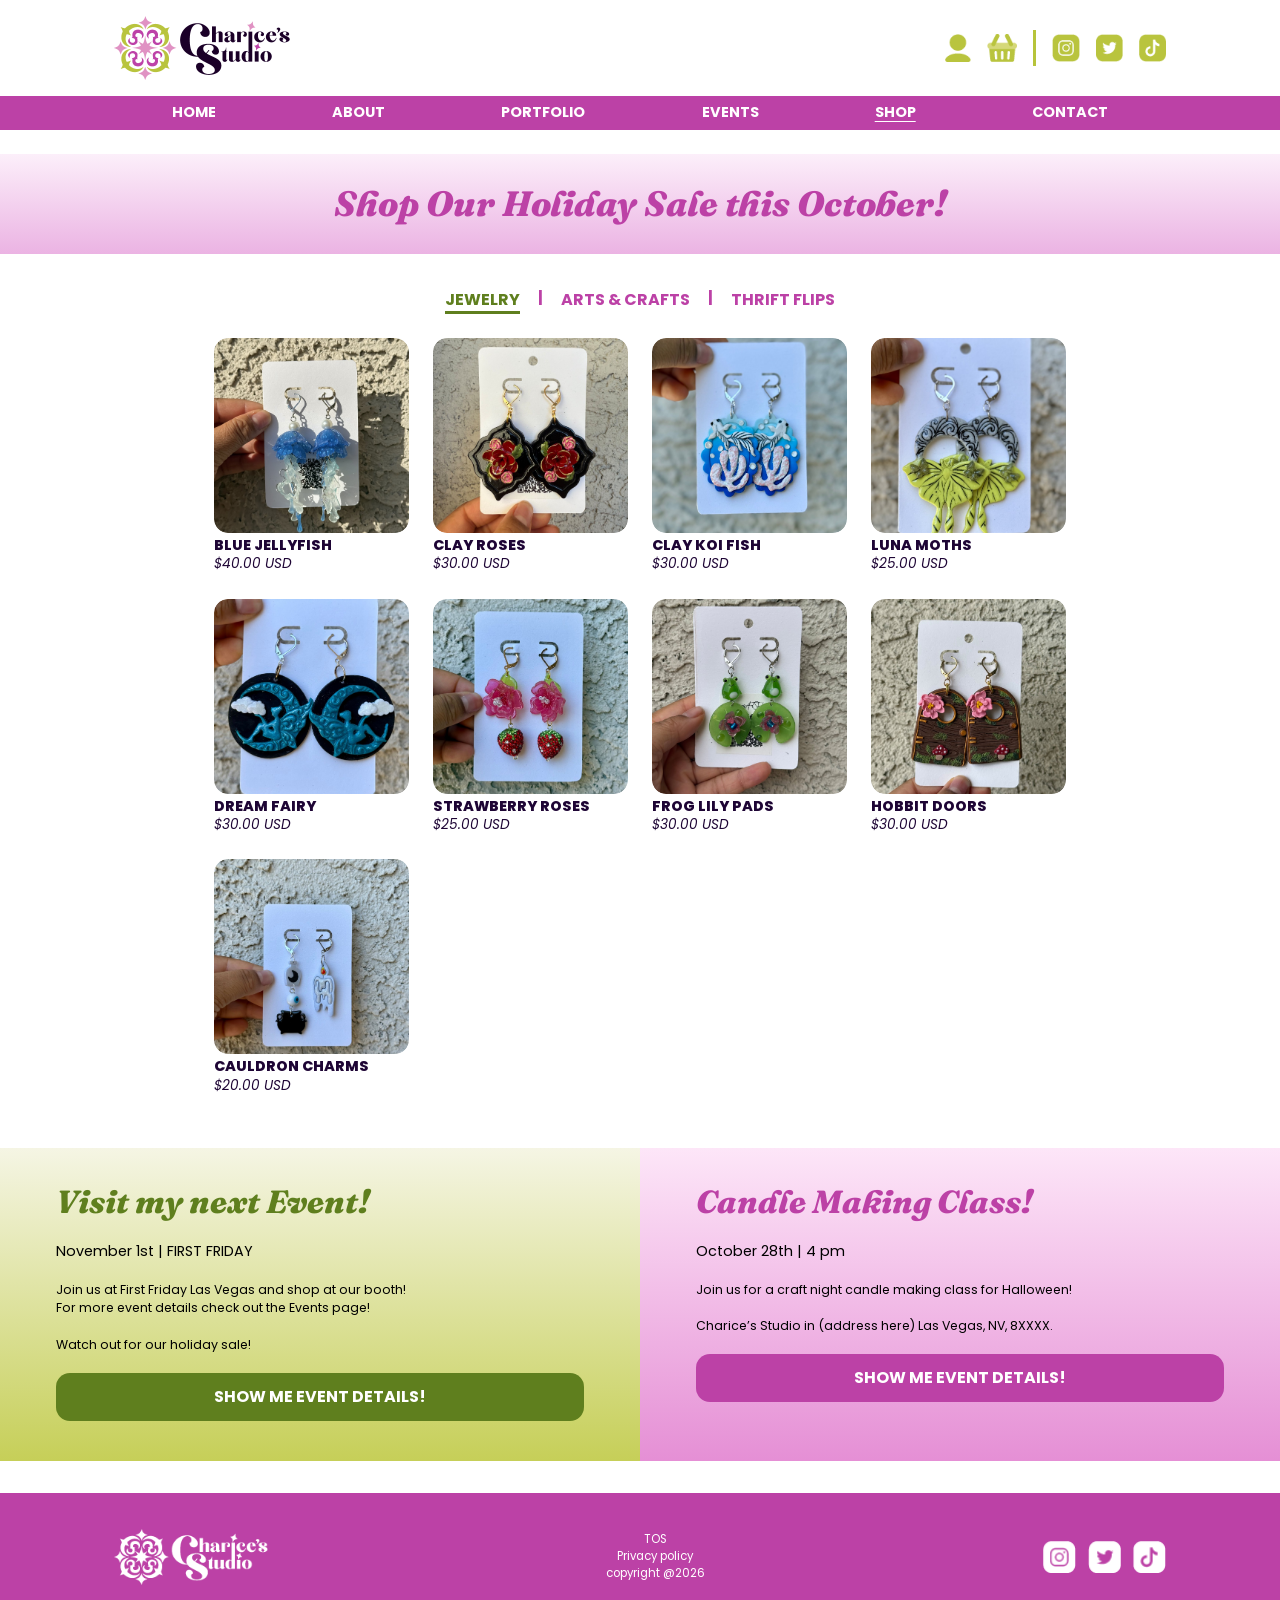
<file: shop.html>
<!DOCTYPE html>
<html lang="en">

<head>
  <meta charset="utf-8">
  <meta name="viewport" content="width=device-width, initial-scale=1">
  <link rel="preconnect" href="https://fonts.googleapis.com">
  <link rel="stylesheet"
    href="https://fonts.googleapis.com/css2?family=Fraunces:ital,wght@1,700;1,800&family=Poppins:ital,wght@0,400;0,600;0,700;1,400&display=swap">
  <link rel="stylesheet" href="https://cdn.jsdelivr.net/npm/bootstrap@5.3.3/dist/css/bootstrap.min.css"
    crossorigin="anonymous">
  <link rel="stylesheet" href="styles.css">
  <title>Charice's Studio | Shop</title>
</head>

<body>
  <header class="site-header">
    <div class="header-top">
      <a class="logo" href="index.html"><img src="images/logo.png" alt="Charice's Studio"></a>
      <div class="header-icons">
        <button class="icon-btn" type="button" data-bs-toggle="modal" data-bs-target="#account-modal"
          aria-label="Log in or sign up"><img src="images/icon-user.png" alt=""></button>
        <a href="cart.html"><img src="images/icon-cart.png" alt="Shopping cart"></a>
        <span class="divider"></span>
        <a class="social" href="https://www.instagram.com/charicesstudio/"><img src="images/icon-instagram.png"
            alt="Instagram"></a>
        <a class="social" href="https://twitter.com/charicesstudio"><img src="images/icon-twitter.png"
            alt="Twitter"></a>
        <a class="social" href="https://www.tiktok.com/@charicesstudio"><img src="images/icon-tiktok.png"
            alt="TikTok"></a>
      </div>
      <button class="menu-btn" type="button" data-bs-toggle="collapse" data-bs-target="#mainNav" aria-controls="mainNav"
        aria-expanded="false" aria-label="Toggle navigation"></button>
    </div>
    <nav class="main-nav" aria-label="Main">
      <div class="collapse d-md-block" id="mainNav">
        <ul>
          <li><a href="index.html">Home</a></li>
          <li><a href="about.html">About</a></li>
          <li><a href="portfolio.html">Portfolio</a></li>
          <li><a href="events.html">Events</a></li>
          <li><a href="shop.html" aria-current="page">Shop</a></li>
          <li><a href="contact.html">Contact</a></li>
        </ul>
      </div>
    </nav>
  </header>
  <main>
    <section class="banner light">
      <h1>Shop Our Holiday Sale this October!</h1>
    </section>
    <div class="cat-links" role="tablist" aria-label="Shop categories">
      <button class="cat-tab active" id="tab-jewelry" data-bs-toggle="pill" data-bs-target="#pane-jewelry" type="button"
        role="tab" aria-controls="pane-jewelry" aria-selected="true">Jewelry</button><span aria-hidden="true">|</span>
      <button class="cat-tab" id="tab-crafts" data-bs-toggle="pill" data-bs-target="#pane-crafts" type="button"
        role="tab" aria-controls="pane-crafts" aria-selected="false">Arts & Crafts</button><span
        aria-hidden="true">|</span>
      <button class="cat-tab" id="tab-thrift" data-bs-toggle="pill" data-bs-target="#pane-thrift" type="button"
        role="tab" aria-controls="pane-thrift" aria-selected="false">Thrift Flips</button>
    </div>
    <div class="container products tab-content">
      <div class="tab-pane active" id="pane-jewelry" role="tabpanel" aria-labelledby="tab-jewelry" tabindex="0">
        <div class="row g-4">
          <div class="col-6 col-md-3">
            <div class="tile">
              <div class="product">
                <button class="zoom" type="button" data-bs-toggle="modal" data-bs-target="#sh-blue-jellyfish"
                  aria-label="Enlarge: Blue Jellyfish earrings"><img src="images/p-blue-jellyfish.jpg"
                    alt="Blue Jellyfish earrings"></button>
                <a class="product-link" href="product.html">
                  <h3>Blue Jellyfish</h3>
                  <p>$40.00 USD</p>
                </a>
              </div>
              <div class="modal fade lightbox" id="sh-blue-jellyfish" tabindex="-1" aria-label="Blue Jellyfish earrings"
                aria-hidden="true">
                <div class="modal-dialog modal-fullscreen">
                  <div class="modal-content">
                    <button type="button" class="btn-close" data-bs-dismiss="modal" aria-label="Close"></button>
                    <img src="images/p-blue-jellyfish.jpg" alt="Blue Jellyfish earrings" data-bs-dismiss="modal">
                    <div class="lightbox-caption"><strong>Blue Jellyfish</strong> · $40.00 USD<br><a class="cs-btn"
                        href="product.html">View product</a></div>
                  </div>
                </div>
              </div>
            </div>
          </div>
          <div class="col-6 col-md-3">
            <div class="tile">
              <div class="product">
                <button class="zoom" type="button" data-bs-toggle="modal" data-bs-target="#sh-clay-roses"
                  aria-label="Enlarge: Clay Roses earrings"><img src="images/p-clay-roses.jpg"
                    alt="Clay Roses earrings"></button>
                <a class="product-link" href="product.html">
                  <h3>Clay Roses</h3>
                  <p>$30.00 USD</p>
                </a>
              </div>
              <div class="modal fade lightbox" id="sh-clay-roses" tabindex="-1" aria-label="Clay Roses earrings"
                aria-hidden="true">
                <div class="modal-dialog modal-fullscreen">
                  <div class="modal-content">
                    <button type="button" class="btn-close" data-bs-dismiss="modal" aria-label="Close"></button>
                    <img src="images/p-clay-roses.jpg" alt="Clay Roses earrings" data-bs-dismiss="modal">
                    <div class="lightbox-caption"><strong>Clay Roses</strong> · $30.00 USD<br><a class="cs-btn"
                        href="product.html">View product</a></div>
                  </div>
                </div>
              </div>
            </div>
          </div>
          <div class="col-6 col-md-3">
            <div class="tile">
              <div class="product">
                <button class="zoom" type="button" data-bs-toggle="modal" data-bs-target="#sh-clay-koi"
                  aria-label="Enlarge: Clay Koi Fish earrings"><img src="images/p-clay-koi.jpg"
                    alt="Clay Koi Fish earrings"></button>
                <a class="product-link" href="product.html">
                  <h3>Clay Koi Fish</h3>
                  <p>$30.00 USD</p>
                </a>
              </div>
              <div class="modal fade lightbox" id="sh-clay-koi" tabindex="-1" aria-label="Clay Koi Fish earrings"
                aria-hidden="true">
                <div class="modal-dialog modal-fullscreen">
                  <div class="modal-content">
                    <button type="button" class="btn-close" data-bs-dismiss="modal" aria-label="Close"></button>
                    <img src="images/p-clay-koi.jpg" alt="Clay Koi Fish earrings" data-bs-dismiss="modal">
                    <div class="lightbox-caption"><strong>Clay Koi Fish</strong> · $30.00 USD<br><a class="cs-btn"
                        href="product.html">View product</a></div>
                  </div>
                </div>
              </div>
            </div>
          </div>
          <div class="col-6 col-md-3">
            <div class="tile">
              <div class="product">
                <button class="zoom" type="button" data-bs-toggle="modal" data-bs-target="#sh-luna-moths"
                  aria-label="Enlarge: Luna Moths earrings"><img src="images/p-luna-moths.jpg"
                    alt="Luna Moths earrings"></button>
                <a class="product-link" href="product.html">
                  <h3>Luna Moths</h3>
                  <p>$25.00 USD</p>
                </a>
              </div>
              <div class="modal fade lightbox" id="sh-luna-moths" tabindex="-1" aria-label="Luna Moths earrings"
                aria-hidden="true">
                <div class="modal-dialog modal-fullscreen">
                  <div class="modal-content">
                    <button type="button" class="btn-close" data-bs-dismiss="modal" aria-label="Close"></button>
                    <img src="images/p-luna-moths.jpg" alt="Luna Moths earrings" data-bs-dismiss="modal">
                    <div class="lightbox-caption"><strong>Luna Moths</strong> · $25.00 USD<br><a class="cs-btn"
                        href="product.html">View product</a></div>
                  </div>
                </div>
              </div>
            </div>
          </div>
          <div class="col-6 col-md-3">
            <div class="tile">
              <div class="product">
                <button class="zoom" type="button" data-bs-toggle="modal" data-bs-target="#sh-dream-fairy"
                  aria-label="Enlarge: Dream Fairy earrings"><img src="images/p-dream-fairy.jpg"
                    alt="Dream Fairy earrings"></button>
                <a class="product-link" href="product.html">
                  <h3>Dream Fairy</h3>
                  <p>$30.00 USD</p>
                </a>
              </div>
              <div class="modal fade lightbox" id="sh-dream-fairy" tabindex="-1" aria-label="Dream Fairy earrings"
                aria-hidden="true">
                <div class="modal-dialog modal-fullscreen">
                  <div class="modal-content">
                    <button type="button" class="btn-close" data-bs-dismiss="modal" aria-label="Close"></button>
                    <img src="images/p-dream-fairy.jpg" alt="Dream Fairy earrings" data-bs-dismiss="modal">
                    <div class="lightbox-caption"><strong>Dream Fairy</strong> · $30.00 USD<br><a class="cs-btn"
                        href="product.html">View product</a></div>
                  </div>
                </div>
              </div>
            </div>
          </div>
          <div class="col-6 col-md-3">
            <div class="tile">
              <div class="product">
                <button class="zoom" type="button" data-bs-toggle="modal" data-bs-target="#sh-strawberry"
                  aria-label="Enlarge: Strawberry Roses earrings"><img src="images/p-strawberry.jpg"
                    alt="Strawberry Roses earrings"></button>
                <a class="product-link" href="product.html">
                  <h3>Strawberry Roses</h3>
                  <p>$25.00 USD</p>
                </a>
              </div>
              <div class="modal fade lightbox" id="sh-strawberry" tabindex="-1" aria-label="Strawberry Roses earrings"
                aria-hidden="true">
                <div class="modal-dialog modal-fullscreen">
                  <div class="modal-content">
                    <button type="button" class="btn-close" data-bs-dismiss="modal" aria-label="Close"></button>
                    <img src="images/p-strawberry.jpg" alt="Strawberry Roses earrings" data-bs-dismiss="modal">
                    <div class="lightbox-caption"><strong>Strawberry Roses</strong> · $25.00 USD<br><a class="cs-btn"
                        href="product.html">View product</a></div>
                  </div>
                </div>
              </div>
            </div>
          </div>
          <div class="col-6 col-md-3">
            <div class="tile">
              <div class="product">
                <button class="zoom" type="button" data-bs-toggle="modal" data-bs-target="#sh-frog-lily"
                  aria-label="Enlarge: Frog Lily Pads earrings"><img src="images/p-frog-lily.jpg"
                    alt="Frog Lily Pads earrings"></button>
                <a class="product-link" href="product.html">
                  <h3>Frog Lily Pads</h3>
                  <p>$30.00 USD</p>
                </a>
              </div>
              <div class="modal fade lightbox" id="sh-frog-lily" tabindex="-1" aria-label="Frog Lily Pads earrings"
                aria-hidden="true">
                <div class="modal-dialog modal-fullscreen">
                  <div class="modal-content">
                    <button type="button" class="btn-close" data-bs-dismiss="modal" aria-label="Close"></button>
                    <img src="images/p-frog-lily.jpg" alt="Frog Lily Pads earrings" data-bs-dismiss="modal">
                    <div class="lightbox-caption"><strong>Frog Lily Pads</strong> · $30.00 USD<br><a class="cs-btn"
                        href="product.html">View product</a></div>
                  </div>
                </div>
              </div>
            </div>
          </div>
          <div class="col-6 col-md-3">
            <div class="tile">
              <div class="product">
                <button class="zoom" type="button" data-bs-toggle="modal" data-bs-target="#sh-hobbit-doors"
                  aria-label="Enlarge: Hobbit Doors earrings"><img src="images/p-hobbit-doors.jpg"
                    alt="Hobbit Doors earrings"></button>
                <a class="product-link" href="product.html">
                  <h3>Hobbit Doors</h3>
                  <p>$30.00 USD</p>
                </a>
              </div>
              <div class="modal fade lightbox" id="sh-hobbit-doors" tabindex="-1" aria-label="Hobbit Doors earrings"
                aria-hidden="true">
                <div class="modal-dialog modal-fullscreen">
                  <div class="modal-content">
                    <button type="button" class="btn-close" data-bs-dismiss="modal" aria-label="Close"></button>
                    <img src="images/p-hobbit-doors.jpg" alt="Hobbit Doors earrings" data-bs-dismiss="modal">
                    <div class="lightbox-caption"><strong>Hobbit Doors</strong> · $30.00 USD<br><a class="cs-btn"
                        href="product.html">View product</a></div>
                  </div>
                </div>
              </div>
            </div>
          </div>
          <div class="col-6 col-md-3">
            <div class="tile">
              <div class="product">
                <button class="zoom" type="button" data-bs-toggle="modal" data-bs-target="#sh-cauldron"
                  aria-label="Enlarge: Cauldron Charms earrings"><img src="images/p-cauldron.jpg"
                    alt="Cauldron Charms earrings"></button>
                <a class="product-link" href="product.html">
                  <h3>Cauldron Charms</h3>
                  <p>$20.00 USD</p>
                </a>
              </div>
              <div class="modal fade lightbox" id="sh-cauldron" tabindex="-1" aria-label="Cauldron Charms earrings"
                aria-hidden="true">
                <div class="modal-dialog modal-fullscreen">
                  <div class="modal-content">
                    <button type="button" class="btn-close" data-bs-dismiss="modal" aria-label="Close"></button>
                    <img src="images/p-cauldron.jpg" alt="Cauldron Charms earrings" data-bs-dismiss="modal">
                    <div class="lightbox-caption"><strong>Cauldron Charms</strong> · $20.00 USD<br><a class="cs-btn"
                        href="product.html">View product</a></div>
                  </div>
                </div>
              </div>
            </div>
          </div>
        </div>
      </div>
      <div class="tab-pane" id="pane-crafts" role="tabpanel" aria-labelledby="tab-crafts" tabindex="0">
        <div class="empty">
          <h2>Coming soon!</h2>
          <p>Handmade Arts & Crafts are on the way. Want something made just for you?</p><a class="cs-btn magenta"
            href="contact.html">Request a custom order</a>
        </div>
      </div>
      <div class="tab-pane" id="pane-thrift" role="tabpanel" aria-labelledby="tab-thrift" tabindex="0">
        <div class="row g-4">
          <div class="col-6 col-md-3">
            <div class="tile">
              <div class="product">
                <button class="zoom" type="button" data-bs-toggle="modal" data-bs-target="#sh-thrift-07"
                  aria-label="Enlarge: Thrift Flip 1"><img src="images/gallery-07.jpg" alt="Thrift Flip 1"></button>
                <div class="product-link">
                  <h3>Thrift Flip 1</h3>
                  <p>$40.00 USD</p>
                </div>
              </div>
              <div class="modal fade lightbox" id="sh-thrift-07" tabindex="-1" aria-label="Thrift Flip 1"
                aria-hidden="true">
                <div class="modal-dialog modal-fullscreen">
                  <div class="modal-content">
                    <button type="button" class="btn-close" data-bs-dismiss="modal" aria-label="Close"></button>
                    <img src="images/gallery-07.jpg" alt="Thrift Flip 1" data-bs-dismiss="modal">
                    <div class="lightbox-caption"><strong>Thrift Flip 1</strong> · $40.00 USD<br><a class="cs-btn"
                        href="contact.html">Ask about this piece</a></div>
                  </div>
                </div>
              </div>
            </div>
          </div>
          <div class="col-6 col-md-3">
            <div class="tile">
              <div class="product">
                <button class="zoom" type="button" data-bs-toggle="modal" data-bs-target="#sh-thrift-08"
                  aria-label="Enlarge: Thrift Flip 2"><img src="images/gallery-08.jpg" alt="Thrift Flip 2"></button>
                <div class="product-link">
                  <h3>Thrift Flip 2</h3>
                  <p>$55.00 USD</p>
                </div>
              </div>
              <div class="modal fade lightbox" id="sh-thrift-08" tabindex="-1" aria-label="Thrift Flip 2"
                aria-hidden="true">
                <div class="modal-dialog modal-fullscreen">
                  <div class="modal-content">
                    <button type="button" class="btn-close" data-bs-dismiss="modal" aria-label="Close"></button>
                    <img src="images/gallery-08.jpg" alt="Thrift Flip 2" data-bs-dismiss="modal">
                    <div class="lightbox-caption"><strong>Thrift Flip 2</strong> · $55.00 USD<br><a class="cs-btn"
                        href="contact.html">Ask about this piece</a></div>
                  </div>
                </div>
              </div>
            </div>
          </div>
          <div class="col-6 col-md-3">
            <div class="tile">
              <div class="product">
                <button class="zoom" type="button" data-bs-toggle="modal" data-bs-target="#sh-thrift-09"
                  aria-label="Enlarge: Thrift Flip 3"><img src="images/gallery-09.jpg" alt="Thrift Flip 3"></button>
                <div class="product-link">
                  <h3>Thrift Flip 3</h3>
                  <p>$35.00 USD</p>
                </div>
              </div>
              <div class="modal fade lightbox" id="sh-thrift-09" tabindex="-1" aria-label="Thrift Flip 3"
                aria-hidden="true">
                <div class="modal-dialog modal-fullscreen">
                  <div class="modal-content">
                    <button type="button" class="btn-close" data-bs-dismiss="modal" aria-label="Close"></button>
                    <img src="images/gallery-09.jpg" alt="Thrift Flip 3" data-bs-dismiss="modal">
                    <div class="lightbox-caption"><strong>Thrift Flip 3</strong> · $35.00 USD<br><a class="cs-btn"
                        href="contact.html">Ask about this piece</a></div>
                  </div>
                </div>
              </div>
            </div>
          </div>
          <div class="col-6 col-md-3">
            <div class="tile">
              <div class="product">
                <button class="zoom" type="button" data-bs-toggle="modal" data-bs-target="#sh-thrift-10"
                  aria-label="Enlarge: Thrift Flip 4"><img src="images/gallery-10.jpg" alt="Thrift Flip 4"></button>
                <div class="product-link">
                  <h3>Thrift Flip 4</h3>
                  <p>$45.00 USD</p>
                </div>
              </div>
              <div class="modal fade lightbox" id="sh-thrift-10" tabindex="-1" aria-label="Thrift Flip 4"
                aria-hidden="true">
                <div class="modal-dialog modal-fullscreen">
                  <div class="modal-content">
                    <button type="button" class="btn-close" data-bs-dismiss="modal" aria-label="Close"></button>
                    <img src="images/gallery-10.jpg" alt="Thrift Flip 4" data-bs-dismiss="modal">
                    <div class="lightbox-caption"><strong>Thrift Flip 4</strong> · $45.00 USD<br><a class="cs-btn"
                        href="contact.html">Ask about this piece</a></div>
                  </div>
                </div>
              </div>
            </div>
          </div>
          <div class="col-6 col-md-3">
            <div class="tile">
              <div class="product">
                <button class="zoom" type="button" data-bs-toggle="modal" data-bs-target="#sh-thrift-11"
                  aria-label="Enlarge: Thrift Flip 5"><img src="images/gallery-11.jpg" alt="Thrift Flip 5"></button>
                <div class="product-link">
                  <h3>Thrift Flip 5</h3>
                  <p>$60.00 USD</p>
                </div>
              </div>
              <div class="modal fade lightbox" id="sh-thrift-11" tabindex="-1" aria-label="Thrift Flip 5"
                aria-hidden="true">
                <div class="modal-dialog modal-fullscreen">
                  <div class="modal-content">
                    <button type="button" class="btn-close" data-bs-dismiss="modal" aria-label="Close"></button>
                    <img src="images/gallery-11.jpg" alt="Thrift Flip 5" data-bs-dismiss="modal">
                    <div class="lightbox-caption"><strong>Thrift Flip 5</strong> · $60.00 USD<br><a class="cs-btn"
                        href="contact.html">Ask about this piece</a></div>
                  </div>
                </div>
              </div>
            </div>
          </div>
        </div>
      </div>
    </div>
    <section class="promo">
      <div class="row g-0">
        <div class="col-md-6 a">
          <h2>Visit my next Event!</h2>
          <p class="when">November 1st | FIRST FRIDAY</p>
          <p>Join us at First Friday Las Vegas and shop at our booth!<br>For more event details check out the Events
            page!</p>
          <p>Watch out for our holiday sale!</p>
          <a class="cs-btn" href="events.html">Show me event details!</a>
        </div>
        <div class="col-md-6 b">
          <h2>Candle Making Class!</h2>
          <p class="when">October 28th | 4 pm</p>
          <p>Join us for a craft night candle making class for Halloween!</p>
          <p>Charice’s Studio in (address here) Las Vegas, NV, 8XXXX.</p>
          <a class="cs-btn" href="events.html">Show me event details!</a>
        </div>
      </div>
    </section>
  </main>
  <footer class="site-footer">
    <div class="container d-flex justify-content-between align-items-center">
      <img class="f-logo" src="images/logo-white.png" alt="Charice's Studio">
      <ul class="footer-links">
        <li><a href="tos.html">TOS</a></li>
        <li><a href="privacy.html">Privacy policy</a></li>
        <li>copyright @2026</li>
      </ul>
      <div class="footer-socials">
        <a href="https://www.instagram.com/charicesstudio/"><img src="images/icon-instagram-white.png"
            alt="Instagram"></a>
        <a href="https://twitter.com/charicesstudio"><img src="images/icon-twitter-white.png" alt="Twitter"></a>
        <a href="https://www.tiktok.com/@charicesstudio"><img src="images/icon-tiktok-white.png" alt="TikTok"></a>
      </div>
    </div>
  </footer>
  <script src="https://cdn.jsdelivr.net/npm/bootstrap@5.3.3/dist/js/bootstrap.bundle.min.js"
    crossorigin="anonymous"></script>
  <script>
    // shop.html#thrift (or #crafts / #jewelry) opens that tab
    (function () {
      var t = document.getElementById('tab-' + location.hash.slice(1));
      if (t) bootstrap.Tab.getOrCreateInstance(t).show();
    })();
  </script>
  <script>
    // Log in / Sign up popup. Opened by the user icon in every page header
    // (button[data-bs-target="#account-modal"]).
    (function () {
      var html =
        '<div class="modal fade account" id="account-modal" tabindex="-1" aria-labelledby="account-title" aria-hidden="true">' +
        '<div class="modal-dialog modal-dialog-centered"><div class="modal-content">' +
        '<div class="modal-header"><h2 class="modal-title" id="account-title">Welcome to the Studio!</h2>' +
        '<button type="button" class="btn-close" data-bs-dismiss="modal" aria-label="Close"></button></div>' +
        '<div class="modal-body">' +
        '<p class="demo-note">Demo: accounts aren’t connected yet, so nothing is saved or sent.</p>' +
        '<ul class="nav nav-pills nav-fill mb-3" role="tablist">' +
        '<li class="nav-item" role="presentation"><button class="nav-link active" id="acct-tab-in" data-bs-toggle="pill" data-bs-target="#acct-in" type="button" role="tab" aria-controls="acct-in" aria-selected="true">Log in</button></li>' +
        '<li class="nav-item" role="presentation"><button class="nav-link" id="acct-tab-up" data-bs-toggle="pill" data-bs-target="#acct-up" type="button" role="tab" aria-controls="acct-up" aria-selected="false">Sign up</button></li>' +
        '</ul><div class="tab-content">' +

        '<div class="tab-pane fade show active" id="acct-in" role="tabpanel" aria-labelledby="acct-tab-in" tabindex="0">' +
        '<form id="acct-form-in" novalidate><div class="row g-3">' +
        '<div class="col-12"><label class="form-label" for="acct-in-email">Email</label><input class="form-control" id="acct-in-email" name="email" type="email" autocomplete="email" required><div class="invalid-feedback">Please enter a valid email.</div></div>' +
        '<div class="col-12"><label class="form-label" for="acct-in-pw">Password</label><input class="form-control" id="acct-in-pw" name="password" type="password" autocomplete="current-password" required><div class="invalid-feedback">Please enter your password.</div></div>' +
        '<div class="col-12"><button type="button" class="link-btn" data-acct-note="Password reset isn’t available yet.">Forgot password?</button></div>' +
        '<div class="col-12"><button type="submit" class="cs-btn">Log in</button></div>' +
        '<div class="col-12"><p class="acct-msg" role="status" aria-live="polite"></p></div>' +
        '</div></form></div>' +

        '<div class="tab-pane fade" id="acct-up" role="tabpanel" aria-labelledby="acct-tab-up" tabindex="0">' +
        '<form id="acct-form-up" novalidate><div class="row g-3">' +
        '<div class="col-12"><label class="form-label" for="acct-up-name">Full name</label><input class="form-control" id="acct-up-name" name="name" autocomplete="name" required><div class="invalid-feedback">Please enter your name.</div></div>' +
        '<div class="col-12"><label class="form-label" for="acct-up-email">Email</label><input class="form-control" id="acct-up-email" name="email" type="email" autocomplete="email" required><div class="invalid-feedback">Please enter a valid email.</div></div>' +
        '<div class="col-12"><label class="form-label" for="acct-up-pw">Password</label><input class="form-control" id="acct-up-pw" name="password" type="password" minlength="8" autocomplete="new-password" required><div class="invalid-feedback">Use at least 8 characters.</div></div>' +
        '<div class="col-12"><div class="form-check"><input class="form-check-input" type="checkbox" id="acct-up-terms" required><label class="form-check-label" for="acct-up-terms">I’ve read the <a href="tos.html"><u>Terms of Service</u></a>.</label><div class="invalid-feedback">Please agree to continue.</div></div></div>' +
        '<div class="col-12"><button type="submit" class="cs-btn">Create account</button></div>' +
        '<div class="col-12"><p class="acct-msg" role="status" aria-live="polite"></p></div>' +
        '</div></form></div>' +

        '</div></div></div></div></div>';

      var wrap = document.createElement('div');
      wrap.innerHTML = html;
      var modal = wrap.firstElementChild;
      document.body.appendChild(modal);

      function msg(form, text) { form.querySelector('.acct-msg').textContent = text; }

      modal.querySelectorAll('form').forEach(function (form) {
        form.addEventListener('submit', function (e) {
          e.preventDefault();
          if (!form.checkValidity()) { form.classList.add('was-validated'); return; }
          var name = form.elements.name ? String(form.elements.name.value).split(' ')[0] : '';
          form.reset(); form.classList.remove('was-validated');
          msg(form, form.id === 'acct-form-up'
            ? 'Thanks' + (name ? ', ' + name : '') + '! This is a preview, so no account was created yet.'
            : 'This is a preview, so no one was logged in yet.');
        });
      });
      modal.querySelectorAll('[data-acct-note]').forEach(function (b) {
        b.addEventListener('click', function () { msg(b.closest('form'), b.getAttribute('data-acct-note')); });
      });
      modal.addEventListener('hidden.bs.modal', function () {
        modal.querySelectorAll('form').forEach(function (f) { f.reset(); f.classList.remove('was-validated'); msg(f, ''); });
      });
    })();
  </script>
</body>

</html>
</file>
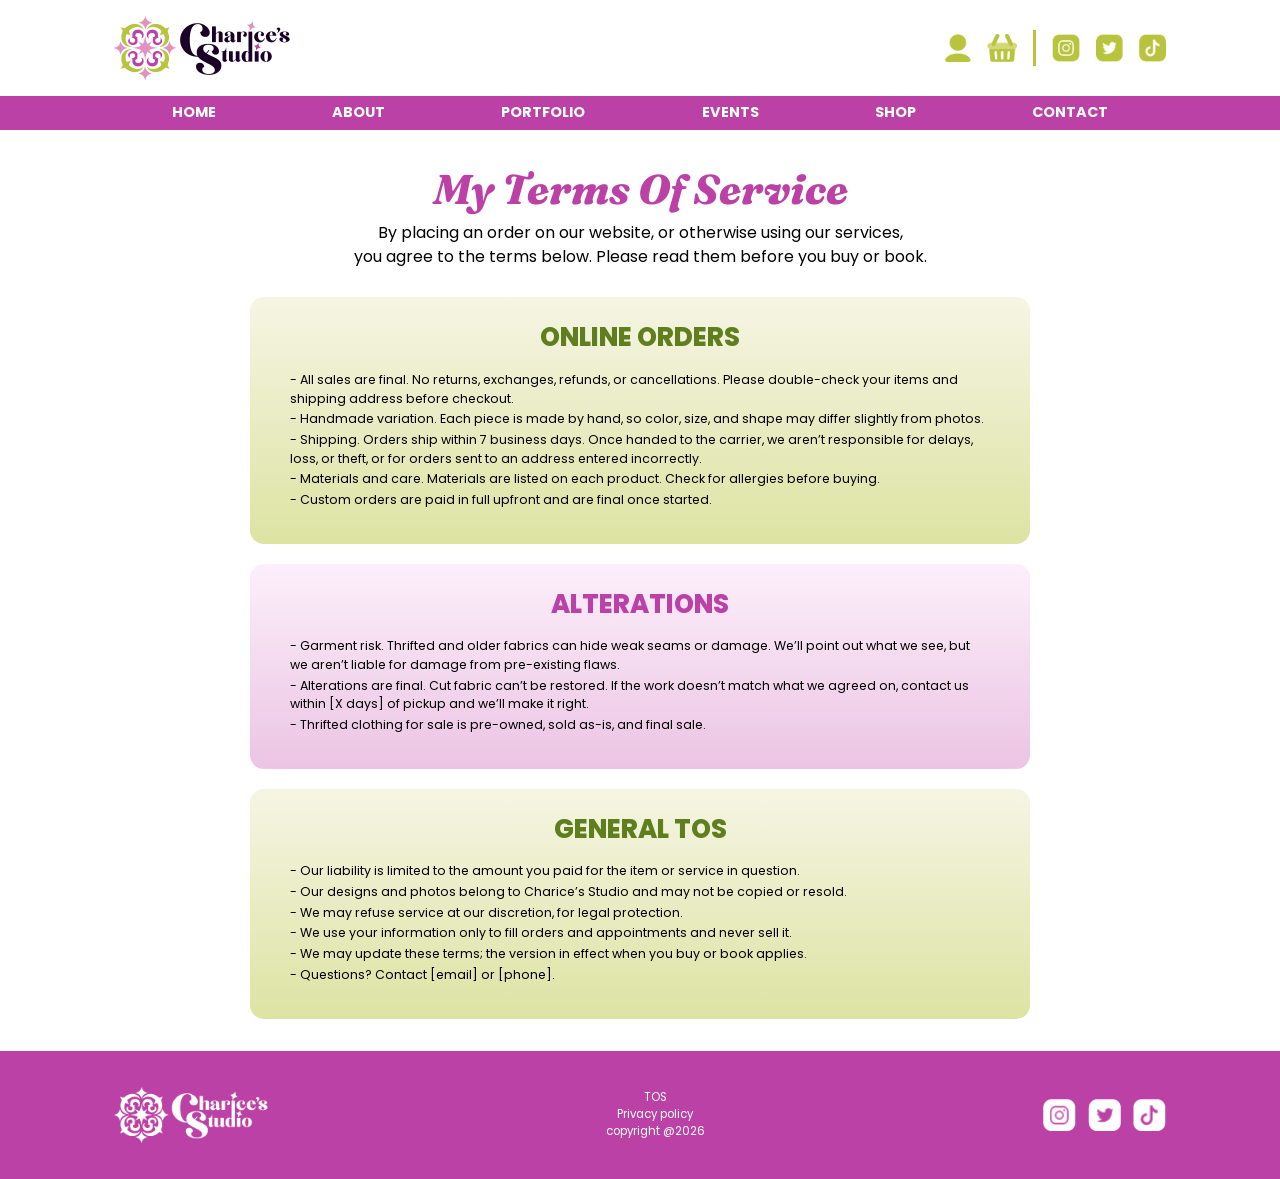
<file: tos.html>
<!DOCTYPE html>
<html lang="en">

<head>
  <meta charset="utf-8">
  <meta name="viewport" content="width=device-width, initial-scale=1">
  <link rel="preconnect" href="https://fonts.googleapis.com">
  <link rel="stylesheet"
    href="https://fonts.googleapis.com/css2?family=Fraunces:ital,wght@1,700;1,800&family=Poppins:ital,wght@0,400;0,600;0,700;1,400&display=swap">
  <link rel="stylesheet" href="https://cdn.jsdelivr.net/npm/bootstrap@5.3.3/dist/css/bootstrap.min.css"
    crossorigin="anonymous">
  <link rel="stylesheet" href="styles.css">
  <title>Charice's Studio | Terms of Service</title>
</head>

<body>
  <header class="site-header">
    <div class="header-top">
      <a class="logo" href="index.html"><img src="images/logo.png" alt="Charice's Studio"></a>
      <div class="header-icons">
        <button class="icon-btn" type="button" data-bs-toggle="modal" data-bs-target="#account-modal"
          aria-label="Log in or sign up"><img src="images/icon-user.png" alt=""></button>
        <a href="cart.html"><img src="images/icon-cart.png" alt="Shopping cart"></a>
        <span class="divider"></span>
        <a class="social" href="https://www.instagram.com/charicesstudio/"><img src="images/icon-instagram.png"
            alt="Instagram"></a>
        <a class="social" href="https://twitter.com/charicesstudio"><img src="images/icon-twitter.png"
            alt="Twitter"></a>
        <a class="social" href="https://www.tiktok.com/@charicesstudio"><img src="images/icon-tiktok.png"
            alt="TikTok"></a>
      </div>
      <button class="menu-btn" type="button" data-bs-toggle="collapse" data-bs-target="#mainNav" aria-controls="mainNav"
        aria-expanded="false" aria-label="Toggle navigation"></button>
    </div>
    <nav class="main-nav" aria-label="Main">
      <div class="collapse d-md-block" id="mainNav">
        <ul>
          <li><a href="index.html">Home</a></li>
          <li><a href="about.html">About</a></li>
          <li><a href="portfolio.html">Portfolio</a></li>
          <li><a href="events.html">Events</a></li>
          <li><a href="shop.html">Shop</a></li>
          <li><a href="contact.html">Contact</a></li>
        </ul>
      </div>
    </nav>
  </header>
  <main>
    <section class="container">
      <h1 class="page-title" style="padding-bottom:8px">My Terms Of Service</h1>
      <p class="tos-intro">By placing an order on our website, or otherwise using our services,<br>you agree to the
        terms below. Please read them before you buy or book.</p>
      <section class="tos-card g">
        <h2>Online Orders</h2>
        <ul>
          <li>- All sales are final. No returns, exchanges, refunds, or cancellations. Please double-check your items
            and shipping address before checkout.</li>
          <li>- Handmade variation. Each piece is made by hand, so color, size, and shape may differ slightly from
            photos.</li>
          <li>- Shipping. Orders ship within 7 business days. Once handed to the carrier, we aren’t responsible for
            delays, loss, or theft, or for orders sent to an address entered incorrectly.</li>
          <li>- Materials and care. Materials are listed on each product. Check for allergies before buying.</li>
          <li>- Custom orders are paid in full upfront and are final once started.</li>
        </ul>
      </section>
      <section class="tos-card p">
        <h2>Alterations</h2>
        <ul>
          <li>- Garment risk. Thrifted and older fabrics can hide weak seams or damage. We’ll point out what we see, but
            we aren’t liable for damage from pre-existing flaws.</li>
          <li>- Alterations are final. Cut fabric can’t be restored. If the work doesn’t match what we agreed on,
            contact us within [X days] of pickup and we’ll make it right.</li>
          <li>- Thrifted clothing for sale is pre-owned, sold as-is, and final sale.</li>
        </ul>
      </section>
      <section class="tos-card g">
        <h2>General TOS</h2>
        <ul>
          <li>- Our liability is limited to the amount you paid for the item or service in question.</li>
          <li>- Our designs and photos belong to Charice’s Studio and may not be copied or resold.</li>
          <li>- We may refuse service at our discretion, for legal protection.</li>
          <li>- We use your information only to fill orders and appointments and never sell it.</li>
          <li>- We may update these terms; the version in effect when you buy or book applies.</li>
          <li>- Questions? Contact [email] or [phone].</li>
        </ul>
      </section>
    </section>
  </main>
  <footer class="site-footer">
    <div class="container d-flex justify-content-between align-items-center">
      <img class="f-logo" src="images/logo-white.png" alt="Charice's Studio">
      <ul class="footer-links">
        <li><a href="tos.html">TOS</a></li>
        <li><a href="privacy.html">Privacy policy</a></li>
        <li>copyright @2026</li>
      </ul>
      <div class="footer-socials">
        <a href="https://www.instagram.com/charicesstudio/"><img src="images/icon-instagram-white.png"
            alt="Instagram"></a>
        <a href="https://twitter.com/charicesstudio"><img src="images/icon-twitter-white.png" alt="Twitter"></a>
        <a href="https://www.tiktok.com/@charicesstudio"><img src="images/icon-tiktok-white.png" alt="TikTok"></a>
      </div>
    </div>
  </footer>
  <script src="https://cdn.jsdelivr.net/npm/bootstrap@5.3.3/dist/js/bootstrap.bundle.min.js"
    crossorigin="anonymous"></script>
  <script>
    // Log in / Sign up popup. Opened by the user icon in every page header
    // (button[data-bs-target="#account-modal"]).
    (function () {
      var html =
        '<div class="modal fade account" id="account-modal" tabindex="-1" aria-labelledby="account-title" aria-hidden="true">' +
        '<div class="modal-dialog modal-dialog-centered"><div class="modal-content">' +
        '<div class="modal-header"><h2 class="modal-title" id="account-title">Welcome to the Studio!</h2>' +
        '<button type="button" class="btn-close" data-bs-dismiss="modal" aria-label="Close"></button></div>' +
        '<div class="modal-body">' +
        '<p class="demo-note">Demo: accounts aren’t connected yet, so nothing is saved or sent.</p>' +
        '<ul class="nav nav-pills nav-fill mb-3" role="tablist">' +
        '<li class="nav-item" role="presentation"><button class="nav-link active" id="acct-tab-in" data-bs-toggle="pill" data-bs-target="#acct-in" type="button" role="tab" aria-controls="acct-in" aria-selected="true">Log in</button></li>' +
        '<li class="nav-item" role="presentation"><button class="nav-link" id="acct-tab-up" data-bs-toggle="pill" data-bs-target="#acct-up" type="button" role="tab" aria-controls="acct-up" aria-selected="false">Sign up</button></li>' +
        '</ul><div class="tab-content">' +

        '<div class="tab-pane fade show active" id="acct-in" role="tabpanel" aria-labelledby="acct-tab-in" tabindex="0">' +
        '<form id="acct-form-in" novalidate><div class="row g-3">' +
        '<div class="col-12"><label class="form-label" for="acct-in-email">Email</label><input class="form-control" id="acct-in-email" name="email" type="email" autocomplete="email" required><div class="invalid-feedback">Please enter a valid email.</div></div>' +
        '<div class="col-12"><label class="form-label" for="acct-in-pw">Password</label><input class="form-control" id="acct-in-pw" name="password" type="password" autocomplete="current-password" required><div class="invalid-feedback">Please enter your password.</div></div>' +
        '<div class="col-12"><button type="button" class="link-btn" data-acct-note="Password reset isn’t available yet.">Forgot password?</button></div>' +
        '<div class="col-12"><button type="submit" class="cs-btn">Log in</button></div>' +
        '<div class="col-12"><p class="acct-msg" role="status" aria-live="polite"></p></div>' +
        '</div></form></div>' +

        '<div class="tab-pane fade" id="acct-up" role="tabpanel" aria-labelledby="acct-tab-up" tabindex="0">' +
        '<form id="acct-form-up" novalidate><div class="row g-3">' +
        '<div class="col-12"><label class="form-label" for="acct-up-name">Full name</label><input class="form-control" id="acct-up-name" name="name" autocomplete="name" required><div class="invalid-feedback">Please enter your name.</div></div>' +
        '<div class="col-12"><label class="form-label" for="acct-up-email">Email</label><input class="form-control" id="acct-up-email" name="email" type="email" autocomplete="email" required><div class="invalid-feedback">Please enter a valid email.</div></div>' +
        '<div class="col-12"><label class="form-label" for="acct-up-pw">Password</label><input class="form-control" id="acct-up-pw" name="password" type="password" minlength="8" autocomplete="new-password" required><div class="invalid-feedback">Use at least 8 characters.</div></div>' +
        '<div class="col-12"><div class="form-check"><input class="form-check-input" type="checkbox" id="acct-up-terms" required><label class="form-check-label" for="acct-up-terms">I’ve read the <a href="tos.html"><u>Terms of Service</u></a>.</label><div class="invalid-feedback">Please agree to continue.</div></div></div>' +
        '<div class="col-12"><button type="submit" class="cs-btn">Create account</button></div>' +
        '<div class="col-12"><p class="acct-msg" role="status" aria-live="polite"></p></div>' +
        '</div></form></div>' +

        '</div></div></div></div></div>';

      var wrap = document.createElement('div');
      wrap.innerHTML = html;
      var modal = wrap.firstElementChild;
      document.body.appendChild(modal);

      function msg(form, text) { form.querySelector('.acct-msg').textContent = text; }

      modal.querySelectorAll('form').forEach(function (form) {
        form.addEventListener('submit', function (e) {
          e.preventDefault();
          if (!form.checkValidity()) { form.classList.add('was-validated'); return; }
          var name = form.elements.name ? String(form.elements.name.value).split(' ')[0] : '';
          form.reset(); form.classList.remove('was-validated');
          msg(form, form.id === 'acct-form-up'
            ? 'Thanks' + (name ? ', ' + name : '') + '! This is a preview, so no account was created yet.'
            : 'This is a preview, so no one was logged in yet.');
        });
      });
      modal.querySelectorAll('[data-acct-note]').forEach(function (b) {
        b.addEventListener('click', function () { msg(b.closest('form'), b.getAttribute('data-acct-note')); });
      });
      modal.addEventListener('hidden.bs.modal', function () {
        modal.querySelectorAll('form').forEach(function (f) { f.reset(); f.classList.remove('was-validated'); msg(f, ''); });
      });
    })();
  </script>
</body>

</html>
</file>
<file: styles.css>
/* Charice's Studio - shared styles for index.html and about.html */
:root{
  --magenta:#BC41A6; --pink:#E07FCF; --blush:#FBE6F7;
  --lime:#B7C43B; --green:#5F7F1E; --cream:#F5F5E4;
  --ink:#1E0535; --white:#fff;
  --display:'Fraunces',Georgia,serif;
  --body:'Poppins',Arial,sans-serif;
}
*{box-sizing:border-box}
/* undo Bootstrap Reboot spacing/link colors so the design stays as mocked up */
h1,h2,h3,h4,h5,h6,p,ul,ol,dl,dd,figure{margin:0}
ul,ol,dl,dd{padding:0}
body{font-family:var(--body);color:#000;line-height:1.5;background:var(--white)}
img{max-width:100%;display:block}
a,a:hover{color:inherit;text-decoration:none}
:focus-visible{outline:3px solid var(--ink);outline-offset:2px}
h1,h2{font-family:var(--display);font-style:italic;font-weight:800;line-height:1.15}
.container{--bs-gutter-x:48px;max-width:1100px}

/* Header */
.site-header{background:var(--white)}
.header-top{max-width:1100px;margin:0 auto;padding:16px 24px;display:flex;align-items:center;justify-content:space-between}
.logo img{height:64px;width:auto}
.header-icons{display:flex;align-items:center;gap:16px}
.header-icons img{height:28px;width:auto}
.header-icons .divider{width:3px;height:36px;background:var(--lime)}
.menu-btn{display:none}
.main-nav{background:var(--magenta)}
.main-nav ul{list-style:none;max-width:1100px;margin:0 auto;padding:0 24px;display:flex;justify-content:space-around}
.main-nav a{display:block;padding:6px 12px;color:var(--white);font-weight:700;text-transform:uppercase;font-size:.9rem}
.main-nav a:hover,.main-nav a[aria-current]{text-decoration:underline;text-underline-offset:4px}

/* Buttons */
.cs-btn{display:flex;justify-content:center;align-items:center;text-align:center;font-weight:700;text-transform:uppercase;color:var(--white);border-radius:14px;padding:12px 24px;background:var(--lime);transition:filter .2s}
.cs-btn:hover{filter:brightness(.92);color:var(--white)}
.cs-btn.magenta{background:#CB6BB9}
.cs-btn.big{font-size:1.2rem;padding:14px 24px}

/* Home: hero */
.hero{padding-top:48px;padding-bottom:48px}
.hero img{border-radius:18px;width:100%}
.hero h1{color:var(--magenta);font-size:2rem;margin-bottom:16px}
.hero p{font-size:.92rem;margin-bottom:16px}
.hero .cs-btn{margin-top:24px}

/* Home: explore */
.explore{background:linear-gradient(#DE74CC,#EBB6E3);padding:32px 0 44px;text-align:center}
.explore h2{color:var(--white);font-size:2.2rem;margin-bottom:24px}
.explore img{width:100%;height:100%;aspect-ratio:1/0.88;object-fit:cover;border-radius:14px}

/* Home: testimonials */
.testimonials{padding:36px 0 32px;text-align:center}
.testimonials h2{color:var(--magenta);font-size:1.9rem;margin-bottom:24px}
.quote-card{text-align:left;border-radius:10px;padding:24px 26px;background:linear-gradient(#F3F3DC,#E4E4A9)}
.testimonials .col-md-4:nth-child(2) .quote-card{background:linear-gradient(#F9E0F5,#EDC4E6)}
.stars{color:var(--magenta);font-size:1.6rem;letter-spacing:2px;line-height:1}
.quote-card h3{font-weight:800;text-transform:uppercase;font-size:1rem;line-height:1.2;margin:10px 0}
.quote-card p{font-style:italic;font-size:.78rem}

/* Home: custom clothing */
.custom{background:linear-gradient(#F0F0D8,#DDE3A2);text-align:center;padding:36px 0 44px}
.custom h2{color:var(--green);font-size:2.2rem;margin-bottom:12px}
.custom p{font-size:.85rem;max-width:900px;margin:0 auto 20px}
.custom .cs-btn{font-size:.85rem}

/* About */
.profile{padding-top:40px;padding-bottom:40px}
.portrait{border-radius:18px;width:100%;aspect-ratio:1/1.19;object-fit:cover}
.profile .bio{border-radius:14px;background:linear-gradient(#FCEFFA,#EBB3E3);padding:24px 36px 28px;margin-bottom:24px}
.bio h1{color:var(--magenta);font-size:1.8rem;text-align:center;padding-bottom:10px;margin-bottom:18px;border-bottom:3px solid #E5A3D9}
.bio p{font-size:.85rem;margin-bottom:18px}
.profile .cs-btn{font-size:1.1rem;padding:16px}
.history{background:linear-gradient(#F6F6E4,#E8E8C0);padding:32px 0 56px}
.history h2{color:var(--green);font-size:2.2rem;text-align:center;padding-bottom:12px;margin-bottom:24px;border-bottom:3px solid var(--green);max-width:600px;margin-left:auto;margin-right:auto}
.history .cols{font-size:.85rem}
.history p{margin-bottom:18px;break-inside:avoid}

/* Footer */
.site-footer{background:var(--magenta);color:var(--white);margin-top:32px}
.site-footer .container{padding-top:36px;padding-bottom:36px}
.site-footer img.f-logo{height:56px;width:auto}
.footer-links{list-style:none;text-align:center;font-size:.72rem}
.footer-socials{display:flex;gap:12px}
.footer-socials img{height:32px;width:auto}
.footer-socials a{display:block}

/* Mobile */
@media (max-width:767.98px){
  .header-top{justify-content:flex-start;gap:16px;padding:12px 20px}
  .logo{margin:0 auto}
  .logo img{height:48px}
  .header-icons{gap:10px}
  .header-icons img{height:24px}
  .header-icons .divider,.header-icons .social{display:none}
  .menu-btn{display:block;order:-1;cursor:pointer;padding:0;border-left:0;border-right:0;background:none;width:28px;height:20px;border-top:3px solid var(--magenta);border-bottom:3px solid var(--magenta);position:relative}
  .menu-btn::after{content:"";position:absolute;left:0;right:0;top:6px;border-top:3px solid var(--magenta)}
  .main-nav{min-height:12px}
  .main-nav ul{flex-direction:column;padding:12px 24px}
  .main-nav a{font-size:1.2rem;text-transform:none;padding:14px 0}
  .main-nav .collapse.show,.main-nav .collapsing{border-top:8px solid #FFB3F0}
  .site-header>.bar{height:12px;background:var(--magenta)}

  .hero,.profile{padding-top:0;padding-bottom:0}
  .hero.container,.profile.container{--bs-gutter-x:0}
  .hero .row,.profile .row{--bs-gutter-x:0;--bs-gutter-y:0}
  .hero img{border-radius:0}
  .hero .text{padding:24px 20px;background:linear-gradient(#F5F5E4,#E4E8B0)}
  .hero h1{font-size:1.7rem;text-align:center}
  .explore h2{font-size:1.8rem}
  .testimonials h2{font-size:1.8rem}
  .custom{padding:28px 20px 32px}
  .custom h2{font-size:1.8rem}
  .portrait{border-radius:0;aspect-ratio:1/1.1}
  .profile .bio{border-radius:0;margin:0;padding:24px 20px}
  .profile .cs-btn{margin:16px 20px;font-size:.9rem;padding:10px}
  .history h2{font-size:1.8rem}
  .site-footer .container{padding-top:20px;padding-bottom:20px}
  .site-footer img.f-logo{display:none}
  .footer-links{text-align:left}
  .footer-socials img{height:28px}
}
@media (prefers-reduced-motion:reduce){*{transition:none!important}}

/* ===== Additional pages (desktop) ===== */
.banner{background:linear-gradient(#E6A6DA,#C963B8);margin:24px 0 20px;padding:30px 0;text-align:center}
.banner h1{color:var(--white);font-size:2.6rem}
.banner.light{background:linear-gradient(#FCEFFA,#EBB3E3);margin:24px 0 0}
.banner.light h1{color:var(--magenta);font-size:2.2rem}
.page-title{color:var(--magenta);text-align:center;font-size:2.6rem;padding:36px 0 24px}
.cat-links{display:flex;justify-content:center;gap:12px;flex-wrap:wrap;padding:32px 0 24px;color:var(--magenta);font-weight:700;text-transform:uppercase}
.cat-links a:hover{text-decoration:underline}
.cat-links span{color:var(--magenta)}

/* Events */
.event{padding:40px 0}
.event img{border-radius:14px;width:100%;aspect-ratio:4/3;object-fit:cover}
.event h2{color:var(--magenta);font-size:2rem;margin-bottom:6px}
.event h3{font-weight:800;text-transform:uppercase;font-size:1rem;margin-bottom:8px}
.event p{font-size:.85rem;margin-bottom:28px}
.event.e1{background:linear-gradient(#F5F5E4,#DDE3A2)}
.event.e2 h2{color:var(--green)}
.event.e3{background:linear-gradient(#FDE6F8,#F0BDE6)}
.event .cs-btn{background:var(--magenta);max-width:310px}
.event.e2 .cs-btn{background:var(--lime)}

/* Portfolio gate */
.gate{max-width:1020px;margin:52px auto;border-radius:20px;background:linear-gradient(#F5F5E4,#DDE3A2);text-align:center;padding:110px 24px 90px}
.gate h1{color:#6F8F2A;font-size:3rem}
.gate p{margin:4px 0 64px}
.gate .cs-btn{display:inline-block;width:320px;background:#C14CAA}

/* Gallery */
.gallery{padding-bottom:40px}
.gallery img{width:100%;aspect-ratio:1/1;object-fit:cover;border-radius:14px}

/* Shop */
.products{max-width:900px;padding-bottom:40px}
.product img,.mini img{width:100%;aspect-ratio:1/1;object-fit:cover;border-radius:14px}
.product h3,.mini h3{font-weight:800;text-transform:uppercase;font-size:.9rem;color:var(--ink);margin-top:4px;white-space:nowrap;overflow:hidden;text-overflow:ellipsis}
.product p{font-style:italic;font-size:.85rem;color:var(--ink)}
.promo{margin-top:12px}
.promo .col-md-6{padding:36px clamp(20px,6vw,56px) 40px}
.promo h2{font-size:2rem;margin-bottom:20px}
.promo p{font-size:.78rem;margin-bottom:18px}
.promo .when{font-size:.9rem;margin-bottom:18px}
.promo .a{background:linear-gradient(#F5F5E4,#C6CF58)}
.promo .a h2{color:var(--green)}
.promo .a .cs-btn{background:var(--green)}
.promo .b{background:linear-gradient(#FDE6F8,#E58FD5)}
.promo .b h2{color:var(--magenta)}
.promo .b .cs-btn{background:var(--magenta)}

/* Product detail */
.detail{padding-top:24px;padding-bottom:36px}
.detail .main-img{border-radius:18px;width:100%;aspect-ratio:1/1.03;object-fit:cover}
.thumbs{margin-top:2px}
.thumbs img{border-radius:12px;aspect-ratio:1/1;object-fit:cover;width:100%}
.info h1{font-family:var(--body);font-style:normal;font-weight:800;color:var(--magenta);font-size:1.8rem;text-transform:uppercase}
.info .stars{color:var(--pink);font-size:1.7rem}
.info .price{font-style:italic;margin:4px 0 14px}
.field{display:block;width:100%;text-align:left;border:0;border-radius:12px;background:#EEE;color:#888;font:700 .9rem var(--body);text-transform:uppercase;padding:12px 16px;margin-bottom:12px}
.info .specs{font-size:.78rem;margin:4px 0 14px}
.info .add{background:#DFA3D6;border-radius:10px;border:0;width:100%;color:var(--white);font:700 .85rem var(--body);text-transform:uppercase;padding:12px 16px;text-align:left;margin-bottom:10px}
.info .split{display:flex;justify-content:space-between;color:var(--magenta);font-weight:700;font-size:.8rem;text-transform:uppercase;margin-bottom:28px}
.note{border-radius:14px;padding:18px 24px;font-weight:800;text-transform:uppercase;margin-bottom:10px}
.note.green{background:#EBEBC8;color:var(--green)}
.note.pink{background:#F5D5EF;color:var(--magenta)}
.keep{background:#F5DDF2;padding:20px 0 28px;text-align:center}
.keep.green{background:#EBEBC8}
.keep h2{color:var(--magenta);font-size:1.8rem;margin-bottom:16px}
.keep.green h2{color:var(--green)}
.keep .container{max-width:810px}
.mini h3{text-align:center}
.site-header+main+.keep+.site-footer,.keep+.site-footer{margin-top:0}

/* Cart */
.cart{padding-bottom:44px}
.cart-title{color:var(--magenta);text-align:center;font-size:2.4rem;padding:40px 0 24px}
.item{display:flex;gap:16px;margin-bottom:28px}
.item img{width:142px;height:142px;object-fit:cover;border-radius:16px}
.item h3{color:var(--magenta);font-weight:800;text-transform:uppercase;font-size:1rem}
.item p{font-size:.95rem}.item em{font-size:.9rem}
.summary{background:#EEE;border-radius:24px;padding:22px 30px 30px}
.summary h2{font-family:var(--body);font-style:normal;color:var(--magenta);font-size:1rem;text-transform:uppercase;text-align:center;margin-bottom:12px}
.summary dl div{display:flex;justify-content:space-between;font-size:.85rem;text-transform:uppercase;margin-bottom:4px}
.summary dl div:last-child{font-weight:800}
.summary .cs-btn{font-size:.85rem;padding:12px;margin-top:10px;border-radius:10px;background:#C14CAA}
.summary .cs-btn.grey{background:#C9C9C9}
.summary .cs-btn.soft{background:#E6AEDB}
.summary .split{display:flex;justify-content:space-between;color:var(--magenta);font-weight:700;font-size:.75rem;text-transform:uppercase;margin:14px 0 24px}
.summary .q{text-align:center;font-size:.85rem;text-transform:uppercase;margin-bottom:10px}
.summary .pair{display:flex;gap:14px;justify-content:center}
.summary .pair .cs-btn{flex:0 0 118px;background:#BCC66F;margin:0;border-radius:20px}

/* Contact */
.contact{padding-top:48px;padding-bottom:48px}
.contact .info-card{background:#EBEBC8;border-radius:14px;padding:28px 24px;align-self:start}
.info-card h1{color:var(--green);font-size:2rem;margin-bottom:12px}
.info-card p{line-height:2;font-size:.95rem}
.info-card .cs-btn{margin-top:20px;font-size:1rem;padding:14px 16px}
.form{background:linear-gradient(#EEC6E6,#E39ED6);border-radius:20px;padding:28px}
.form input,.form textarea{width:100%;border:0;border-radius:10px;background:#F9EAF6;padding:14px 16px;font:400 1rem var(--body);color:var(--ink)}
.form input::placeholder,.form textarea::placeholder{color:#E48CD5;text-transform:uppercase}
.form .form-control:focus{background:#fff;box-shadow:0 0 0 3px var(--magenta)}
.form textarea{height:200px;border-radius:20px;resize:vertical}
.form button{width:226px;border:0;border-radius:8px;background:#C14CAA;color:var(--white);font:400 1rem var(--body);padding:8px}
.form button:hover{filter:brightness(.92)}

/* TOS */
.tos-intro{text-align:center;padding-bottom:28px}
.tos-card{max-width:780px;margin:0 auto 20px;border-radius:14px;padding:26px 40px 32px}
.tos-card h2{font-family:var(--body);font-style:normal;font-weight:800;text-transform:uppercase;text-align:center;font-size:1.6rem;margin-bottom:18px}
.tos-card ul{list-style:none;font-size:.78rem}
.tos-card li{margin-bottom:2px}
.tos-card.g{background:linear-gradient(#F5F5E4,#DDE3A2)}.tos-card.g h2{color:var(--green)}
.tos-card.p{background:linear-gradient(#FCEFFA,#EBC4E3)}.tos-card.p h2{color:var(--magenta)}

/* ===== Category tabs, hover state + fullscreen lightbox (Bootstrap tabs + modal, no custom JS) ===== */
.cat-tab{background:none;border:0;padding:2px 6px;color:inherit;font:inherit;text-transform:uppercase;border-radius:4px;cursor:pointer}
.cat-tab:hover{text-decoration:underline;text-underline-offset:6px}
.cat-tab.active{color:var(--green);text-decoration:underline;text-decoration-thickness:3px;text-underline-offset:6px}
.tile{position:relative}
.zoom{display:block;width:100%;padding:0;border:0;background:none;border-radius:14px;overflow:hidden;cursor:zoom-in;transition:box-shadow .25s}
.zoom img{width:100%;aspect-ratio:1/1;object-fit:cover;border-radius:14px;transition:transform .35s,filter .35s}
/* hover, keyboard/click focus, and "while its lightbox is open" all share one look */
.zoom:hover,.zoom:focus,.tile:has(.modal.show) .zoom{box-shadow:0 0 0 3px var(--magenta),0 10px 24px rgba(188,65,166,.35)}
.zoom:hover img,.zoom:focus img,.tile:has(.modal.show) .zoom img{transform:scale(1.07);filter:brightness(1.06) saturate(1.12)}
.main-zoom{border-radius:18px}
.product-link{display:block}
.product-link:hover h3{text-decoration:underline}
.lightbox .modal-content{background:rgba(24,6,34,.95);border:0;border-radius:0;display:flex;align-items:center;justify-content:center;gap:14px;cursor:zoom-out}
.lightbox .modal-content img{width:auto;height:auto;max-width:94vw;max-height:84vh;aspect-ratio:auto;object-fit:contain;border-radius:12px;box-shadow:0 12px 40px rgba(0,0,0,.5)}
.lightbox .btn-close{position:absolute;top:18px;right:18px;z-index:2;opacity:.9;filter:invert(1) grayscale(100%) brightness(200%)}
.lightbox-caption{color:var(--white);text-align:center;cursor:default}
.lightbox-caption .cs-btn{display:inline-block;margin-top:8px}
.empty{padding:56px 16px 72px;text-align:center}
.empty h2{color:var(--green);font-size:2rem;margin-bottom:8px}
.empty p{margin-bottom:20px}
.empty .cs-btn{display:inline-block}
.thumbs .thumb{display:block;width:100%;padding:0;border:0;background:none;border-radius:12px;opacity:.65;cursor:pointer;transition:opacity .2s,box-shadow .2s}
.thumbs .thumb:hover,.thumbs .thumb.active{opacity:1;box-shadow:0 0 0 3px var(--magenta)}

/* ===== Product option message, cart controls, checkout ===== */
.field.is-invalid{box-shadow:0 0 0 2px #b0003a}
.field-msg{color:#b0003a;font-size:.8rem;font-weight:600;margin:-6px 0 10px}
.toast .cs-btn{display:inline-block;margin-top:8px}
button.cs-btn{width:100%;border:0;font-family:inherit}
.cs-btn[disabled]{opacity:.5;cursor:not-allowed;filter:none}
.item small{color:#555;font-size:.8rem}
.item .qty{display:inline-flex;align-items:center;gap:10px;margin-top:10px}
.item .qty button{width:30px;height:30px;border-radius:50%;border:2px solid var(--magenta);background:var(--white);color:var(--magenta);font-weight:700;line-height:1;padding:0}
.item .qty button:hover{background:var(--magenta);color:var(--white)}
.item .qty .remove{width:auto;height:auto;border:0;border-radius:0;background:none;color:var(--magenta);text-decoration:underline;font-size:.8rem;font-weight:400;margin-left:6px}
.item .qty .remove:hover{background:none;color:var(--ink)}
.cart-empty{padding:32px 0}
.cart-empty p{font-size:1.1rem;margin-bottom:16px}
.cart-empty .cs-btn{display:inline-block}
.checkout .modal-title{color:var(--magenta);font-size:1.6rem}
.checkout form{display:flex;flex-direction:column;min-height:0;flex:1 1 auto}
.checkout .modal-body{overflow-y:auto}
.checkout .modal-footer .cs-btn{width:auto;padding:10px 28px}
.checkout .btn-back{background:none;border:2px solid var(--magenta);color:var(--magenta);border-radius:14px;font-weight:700;padding:8px 20px}
.demo-note{background:var(--blush);border-radius:10px;padding:8px 12px;font-size:.8rem;margin-bottom:16px}
.confirm{text-align:center;padding:12px 0}
.confirm h3{color:var(--green);font-family:var(--display);font-style:italic;font-weight:800;font-size:1.8rem;margin-bottom:12px}
.confirm p{margin-bottom:10px}
.confirm .cs-btn{display:inline-block;margin-top:8px}

/* ===== Home: explore tiles (image buttons with hover label) ===== */
.explore-tile{position:relative;display:block;border-radius:14px;overflow:hidden}
.explore-tile img{transition:transform .35s}
.explore-tile .label{position:absolute;inset:0;display:flex;align-items:center;justify-content:center;background:rgba(30,5,53,.55);color:var(--white);font:italic 800 1.9rem/1 var(--display);letter-spacing:.08em;opacity:0;transition:opacity .25s}
.explore-tile:hover .label,.explore-tile:focus-visible .label{opacity:1}
.explore-tile:hover img,.explore-tile:focus-visible img{transform:scale(1.05)}
/* touch screens have no hover, so keep the label visible there */
@media (hover:none){
  .explore-tile .label{opacity:1;align-items:flex-end;padding-bottom:14px;font-size:1.4rem;background:linear-gradient(transparent 50%,rgba(30,5,53,.7))}
}

/* ===== Cart: status line under the summary heading ===== */
.summary .flash{min-height:1.5em;margin:8px 0 0;text-align:center;font-size:.8rem;font-weight:700;color:var(--magenta)}

/* ===== Events: two-button row ===== */
.event .btn-row{display:flex;gap:12px;flex-wrap:wrap;max-width:430px}
.event .btn-row .cs-btn{flex:1 1 170px;max-width:none;padding:12px 16px}
.event .cs-btn.alt{background:transparent;color:var(--magenta);box-shadow:inset 0 0 0 2px var(--magenta)}
.event .cs-btn.alt:hover{filter:none;background:rgba(255,255,255,.55);color:var(--magenta)}
.event.e2 .cs-btn.alt{color:var(--green);box-shadow:inset 0 0 0 2px var(--lime)}
.event.e2 .cs-btn.alt:hover{color:var(--green)}

/* ===== Header user icon button + log in / sign up popup ===== */
.icon-btn{background:none;border:0;padding:0;line-height:0;cursor:pointer;border-radius:6px}
.icon-btn:hover img{filter:brightness(.85)}
.account .modal-title{color:var(--magenta);font-size:1.6rem}
.account .nav-pills .nav-link{color:var(--magenta);font-weight:700;border-radius:14px}
.account .nav-pills .nav-link.active{background:var(--magenta);color:var(--white)}
.account .cs-btn{padding:10px 28px}
.account .link-btn{background:none;border:0;padding:0;color:var(--magenta);text-decoration:underline;font-size:.85rem}
.account .acct-msg{min-height:1.4em;margin:0;text-align:center;font-weight:700;font-size:.85rem;color:var(--green)}

/* ===== Contact: clickable info buttons ===== */
.info-card .lbl{font-weight:700;font-style:italic;line-height:1.5;margin:14px 0 4px}
.info-card .lbl:first-of-type{margin-top:0}
.contact-link{display:flex;align-items:center;justify-content:center;gap:10px;text-transform:none;font-size:.9rem;line-height:1.3;padding:10px 14px;margin-top:8px;overflow-wrap:anywhere}
.contact-link svg{width:20px;height:20px;flex:none}
.contact-link img{height:22px;width:auto;flex:none}

/* ===== Home: testimonial cards link to the shop ===== */
.quote-link{display:block;height:100%;border-radius:10px;color:inherit}
.quote-card{transition:transform .25s,box-shadow .25s}
.quote-link:hover .quote-card,.quote-link:focus-visible .quote-card{transform:translateY(-6px);box-shadow:0 0 0 3px var(--magenta),0 14px 28px rgba(188,65,166,.3)}
.quote-link:hover .quote-card h3,.quote-link:focus-visible .quote-card h3{color:var(--magenta);text-decoration:underline;text-underline-offset:4px}
</file>
